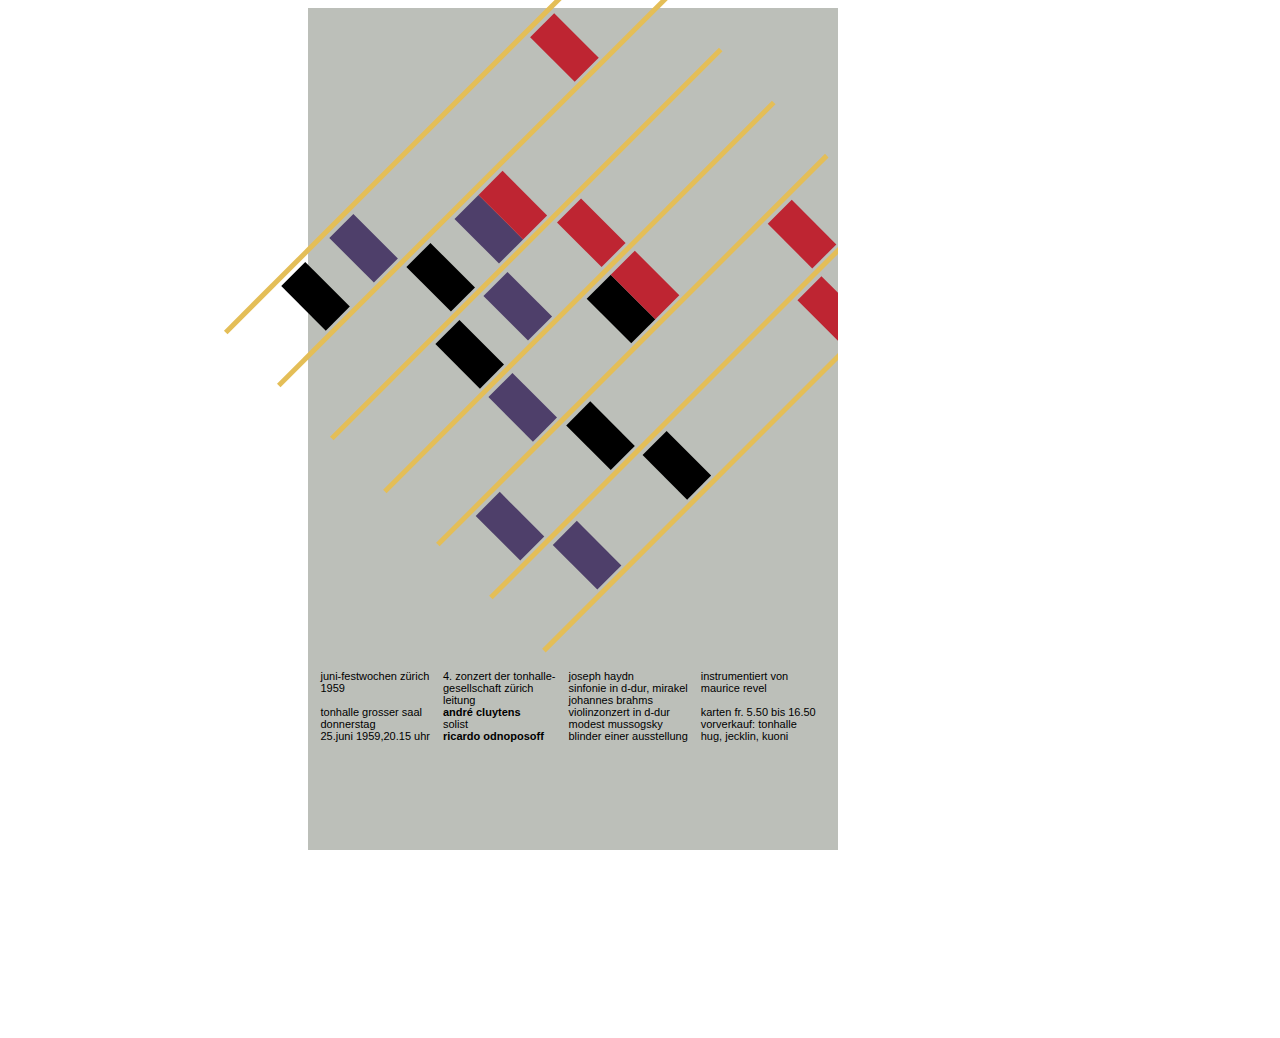
<file: project1/index.html>
<html>
    <head>
        <meta charset="utf-8">
        <meta http-equiv="X-UA-Compatible" content="IE=edge,chrome=1">
        <title>Zurich Tonhalle 1959</title>
        <meta name="description" content="">
        <meta name="viewport" content="width=device-width">
        <link rel="stylesheet" href="css/styles.css">
    </head>



<body>

<div class="margin1">
</div>

	

<div id="maincontainer">

		
		

				<div id="container">

							<div id="container2">

										<div id="container3">

											<div class="goldrectangle">
											</div>

											<div class="white1">
											</div>

											<div class="blackbox">
											</div>

											<div class="white2">
											</div>

											<div class="purplebox">
											</div>

											<div class="white3">
											</div>

											<div class="redbox">
											</div>

										</div>

										<div id="container3">

											<div class="goldrectangle">
											</div>

											<div class="white4">
											</div>

											<div class="blackbox">
											</div>

											<div class="white5">
											</div>

											<div class="purplebox">
											</div>

											<div class="white6">
											</div>

											<div class="redbox">
											</div>

										</div>

										<div id="container3">

											<div class="goldrectangle">
											</div>

											<div class="white7">
											</div>

											<div class="blackbox">
											</div>

											<div class="white8">
											</div>

											<div class="purplebox">
											</div>

											<div class="white9">
											</div>

											<div class="redbox">
											</div>

										</div>

										<div id="container3">

											<div class="goldrectangle">
											</div>

											<div class="white10">
											</div>

											<div class="purplebox">
											</div>

											<div class="white11">
											</div>

											<div class="blackbox">
											</div>

											<div class="white12">
											</div>

											<div class="redbox">
											</div>

										</div>

										<div id="container3">

											<div class="goldrectangle">
											</div>

											<div class="white13">
											</div>

											<div class="purplebox">
											</div>

											<div class="white14">
											</div>

											<div class="blackbox">
											</div>

											<div class="white15">
											</div>

											<div class="redbox">
											</div>

										</div>

											<div id="container3">

											<div class="goldrectangle">
											</div>

											<div class="white16">
											</div>

											<div class="purplebox">
											</div>

											<div class="white17">
											</div>

											<div class="blackbox">
											</div>

											<div class="white18">
											</div>

											<div class="redbox">
											</div>

											<div class="finalgoldrectangle">
											</div>

										</div>

							</div>

									
					<div id="container4">

							<div class="text1">

									<p>
									juni-festwochen zürich
									<br>
									1959
									<br></br>
									tonhalle grosser saal
									<br>
									donnerstag
									<br>
									25.juni 1959,20.15 uhr
									</p>

							</div>


							<div class="text2">

									<p> 
									4. zonzert der tonhalle-
									<br>
									gesellschaft zürich
									<br>
									leitung
									<br>
									<strong>andré cluytens</strong>
									<br>
									solist
									<br>
									<strong>ricardo odnoposoff</strong>
									</p>

							</div>


							<div class="text3">

									<p>
									joseph haydn
									<br>
									sinfonie in d-dur, mirakel
									<br>
									johannes brahms
									<br>
									violinzonzert in d-dur
									<br>
									modest mussogsky
									<br>
									blinder einer ausstellung
									</p>


							</div>


							<div class="text4">			

									<p>
									instrumentiert von
									<br>
									maurice revel
									<br></br>
									karten fr. 5.50 bis 16.50
									<br>
									vorverkauf: tonhalle
									<br>
									hug, jecklin, kuoni
									</p>	

							</div>	
					</div>		

				</div>

			</div>
			


		</div>



</div>		

<div class="margin2">
		</div>


</body>

</html>
</file>
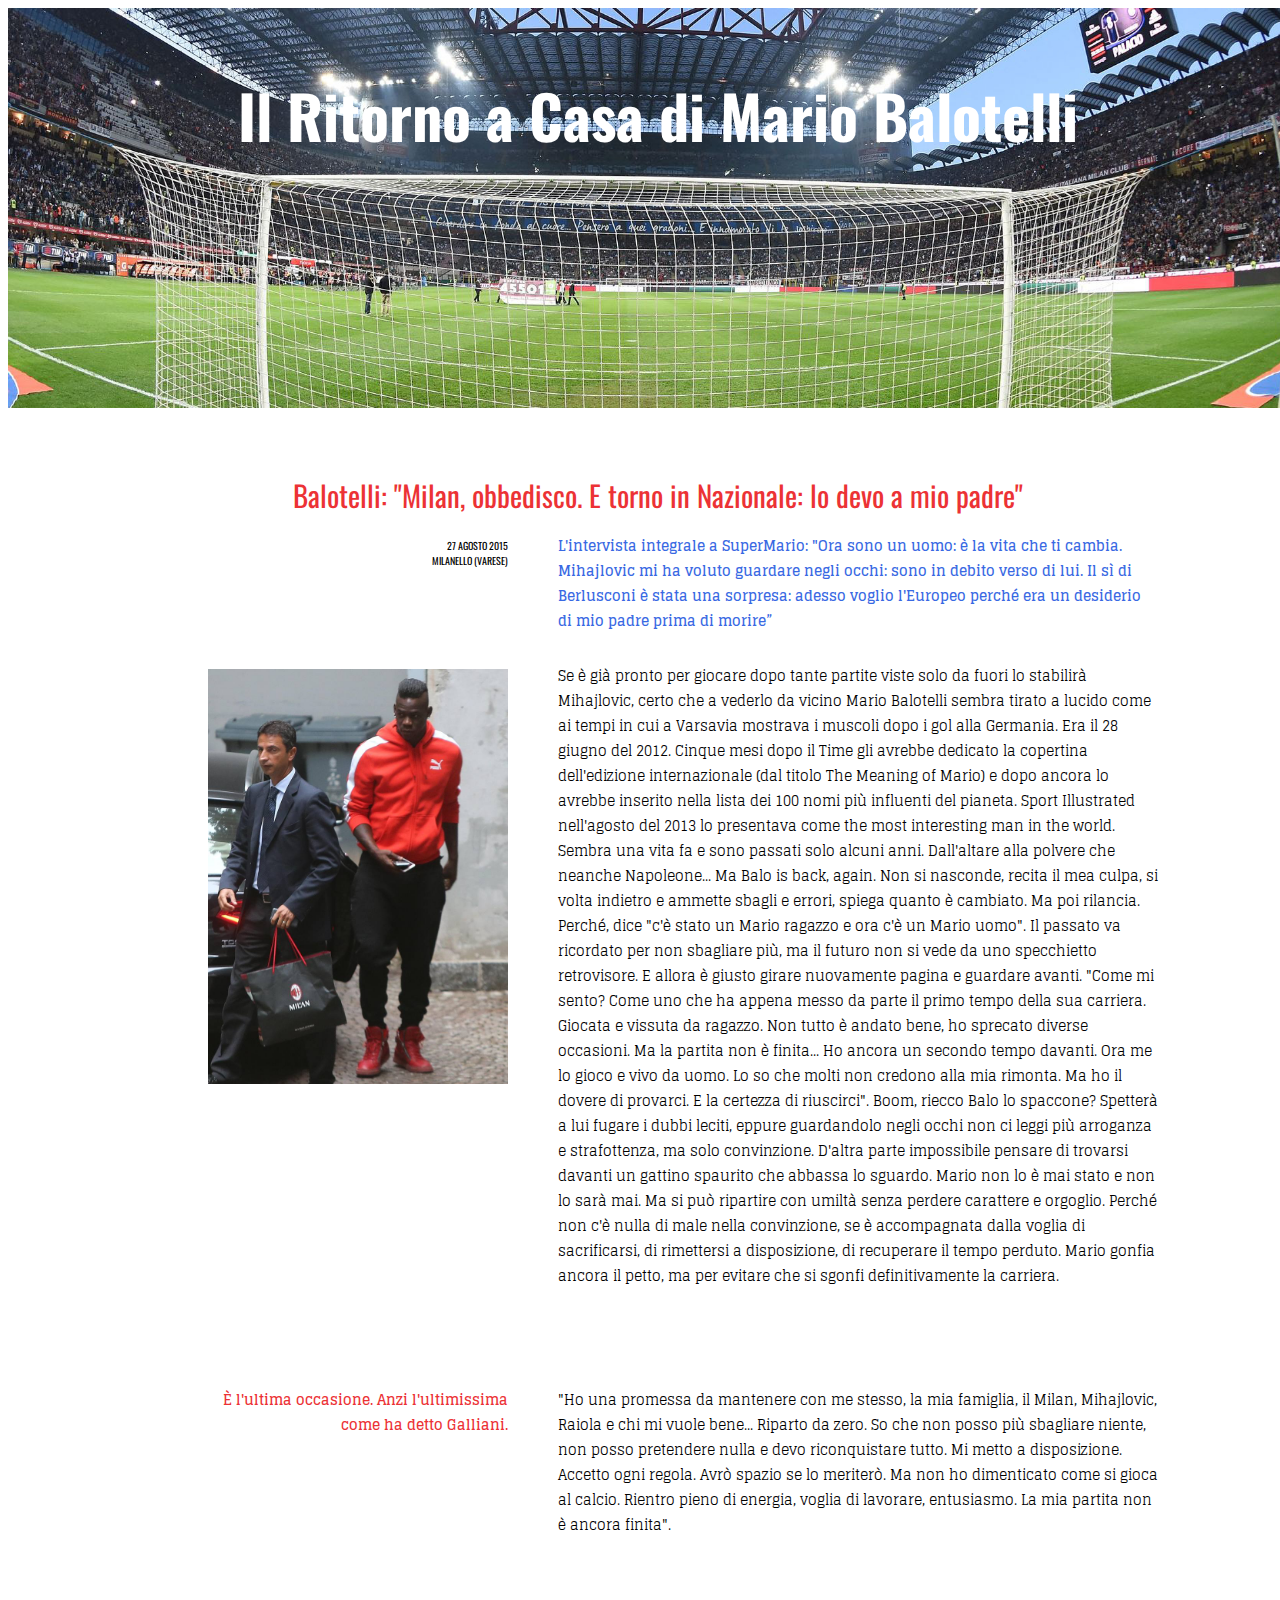
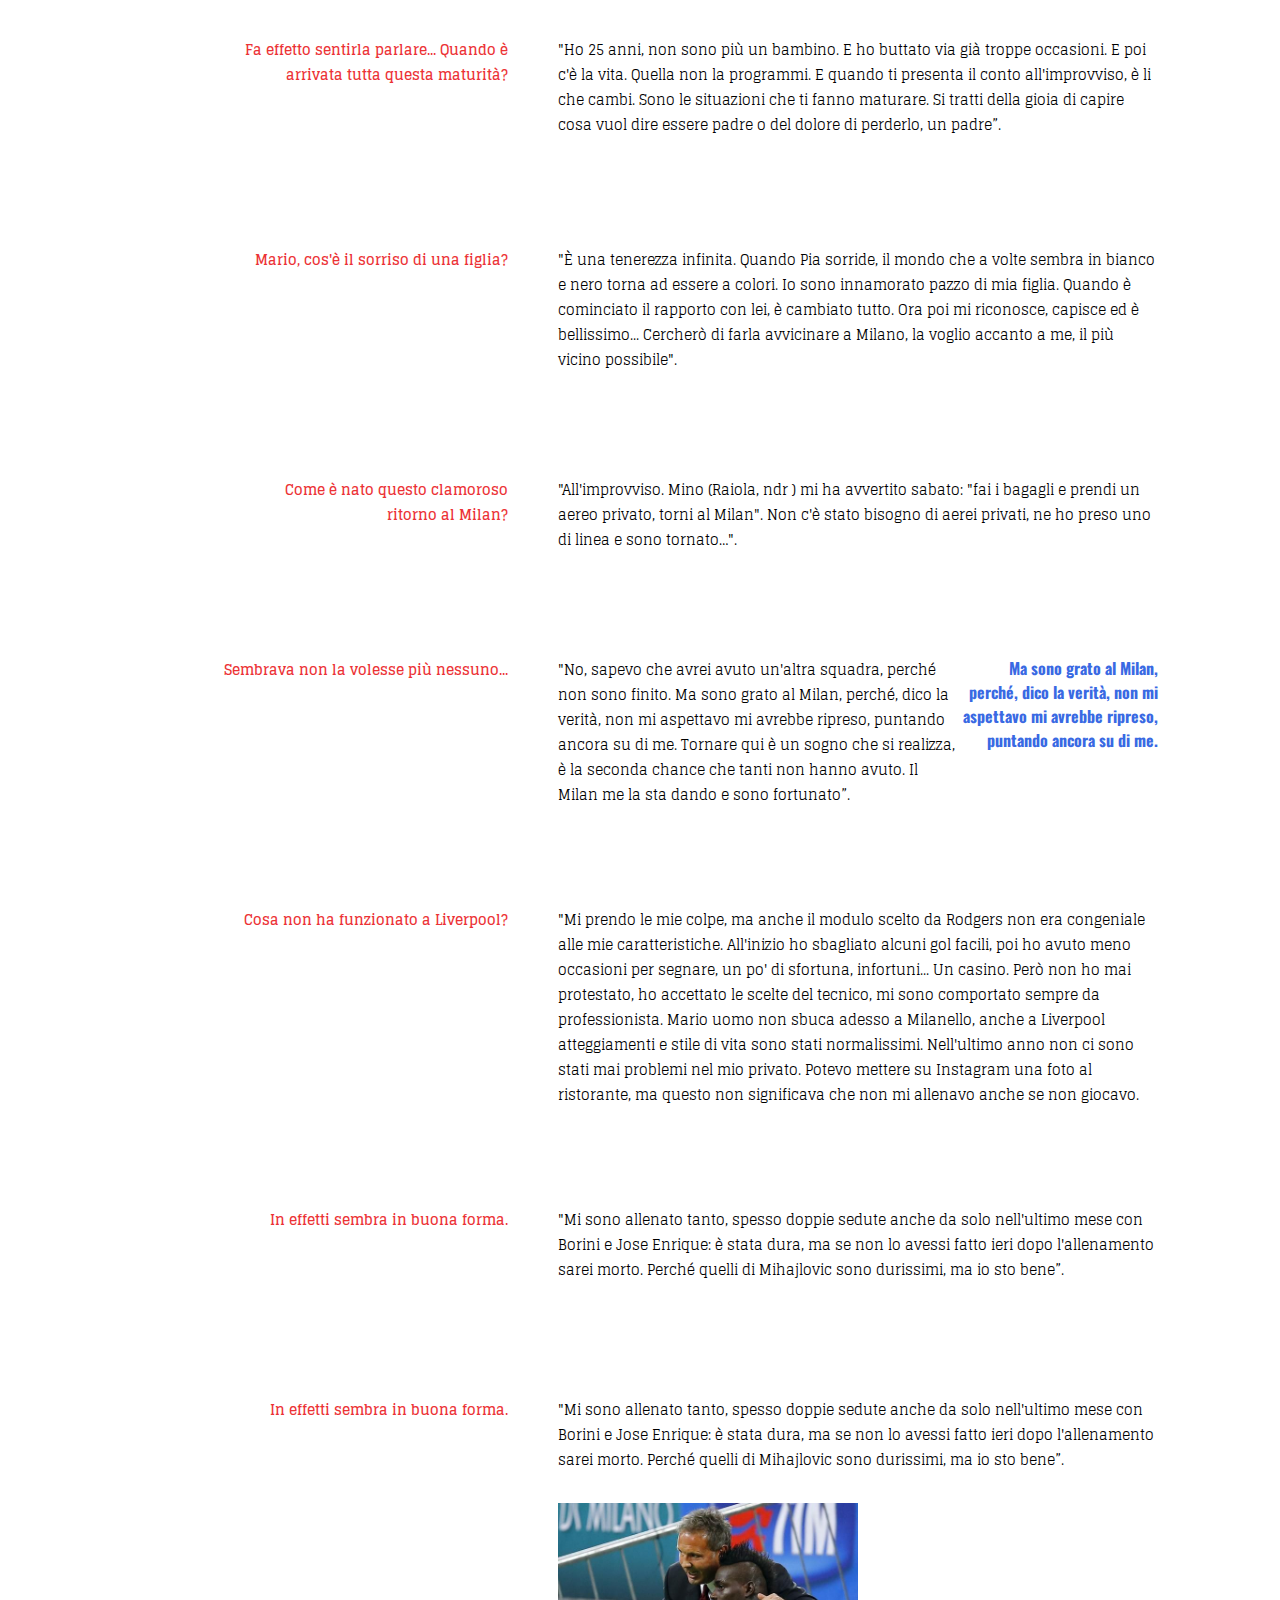
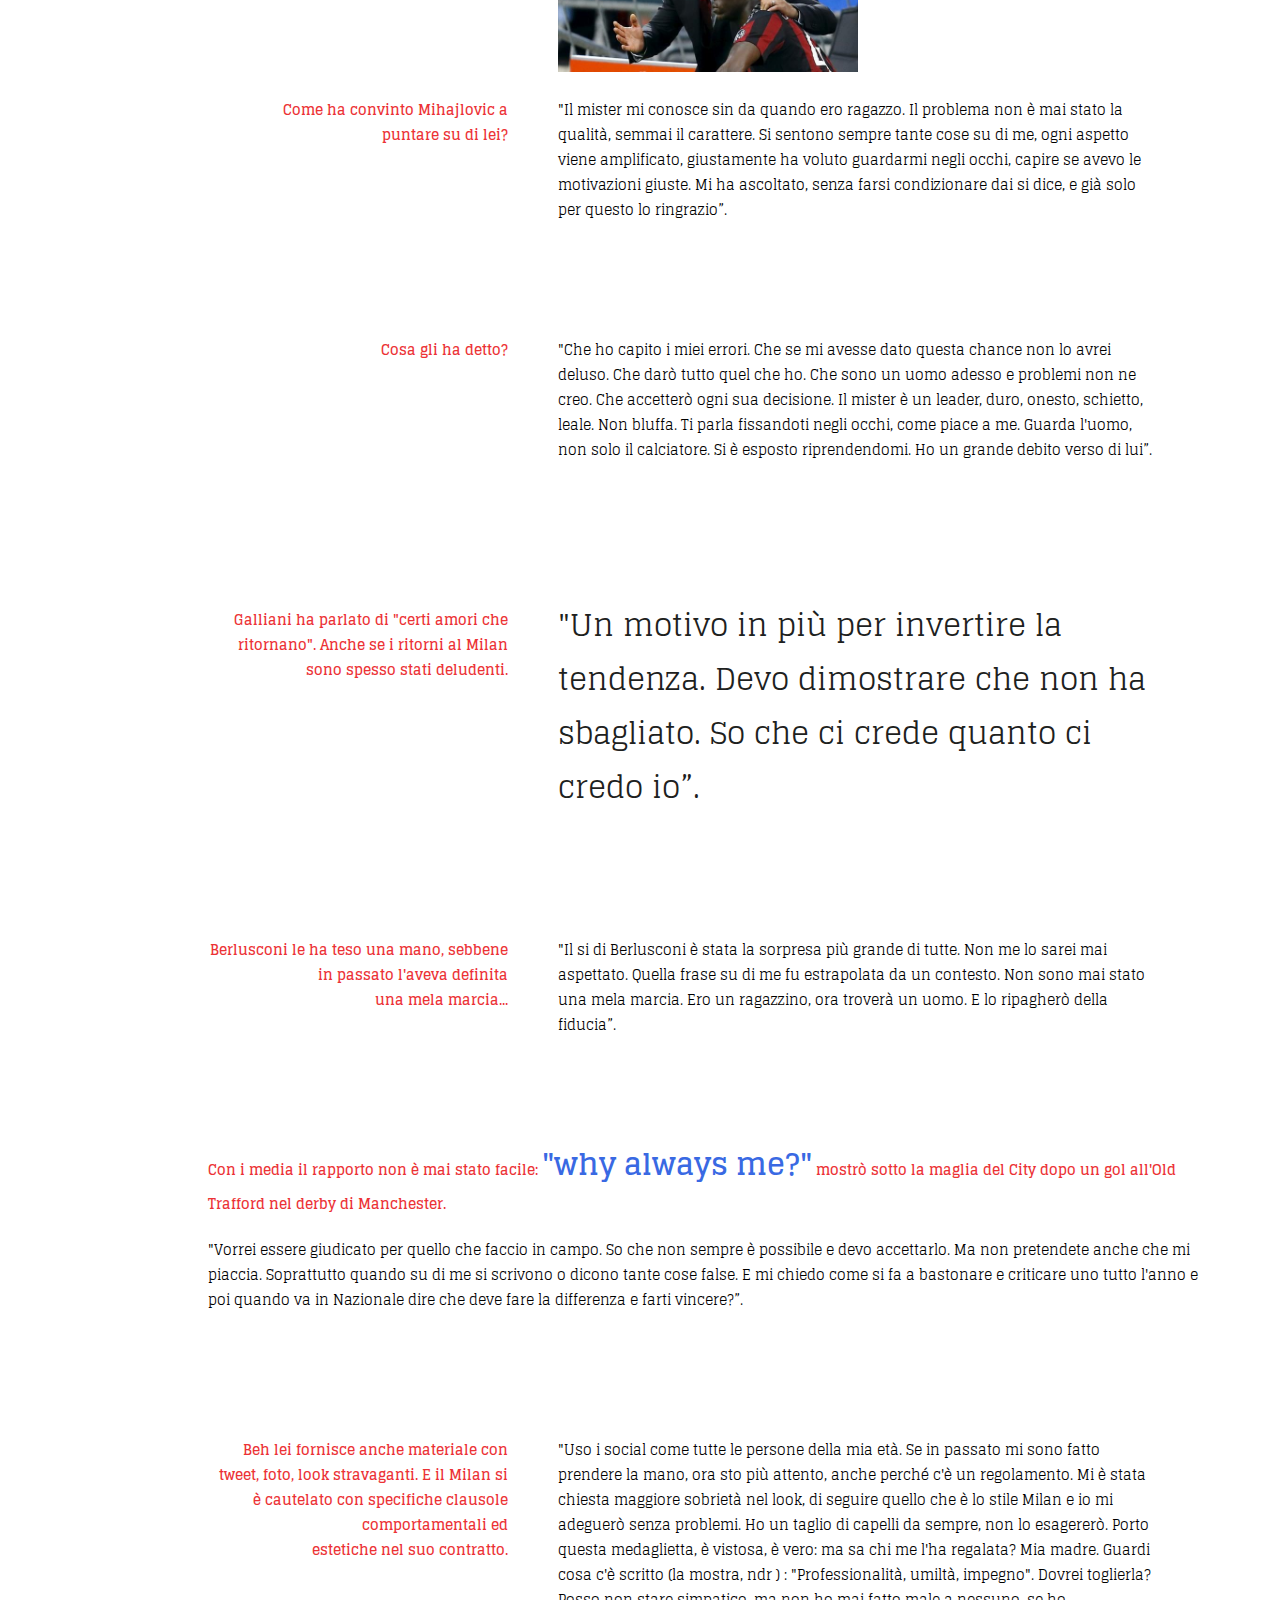
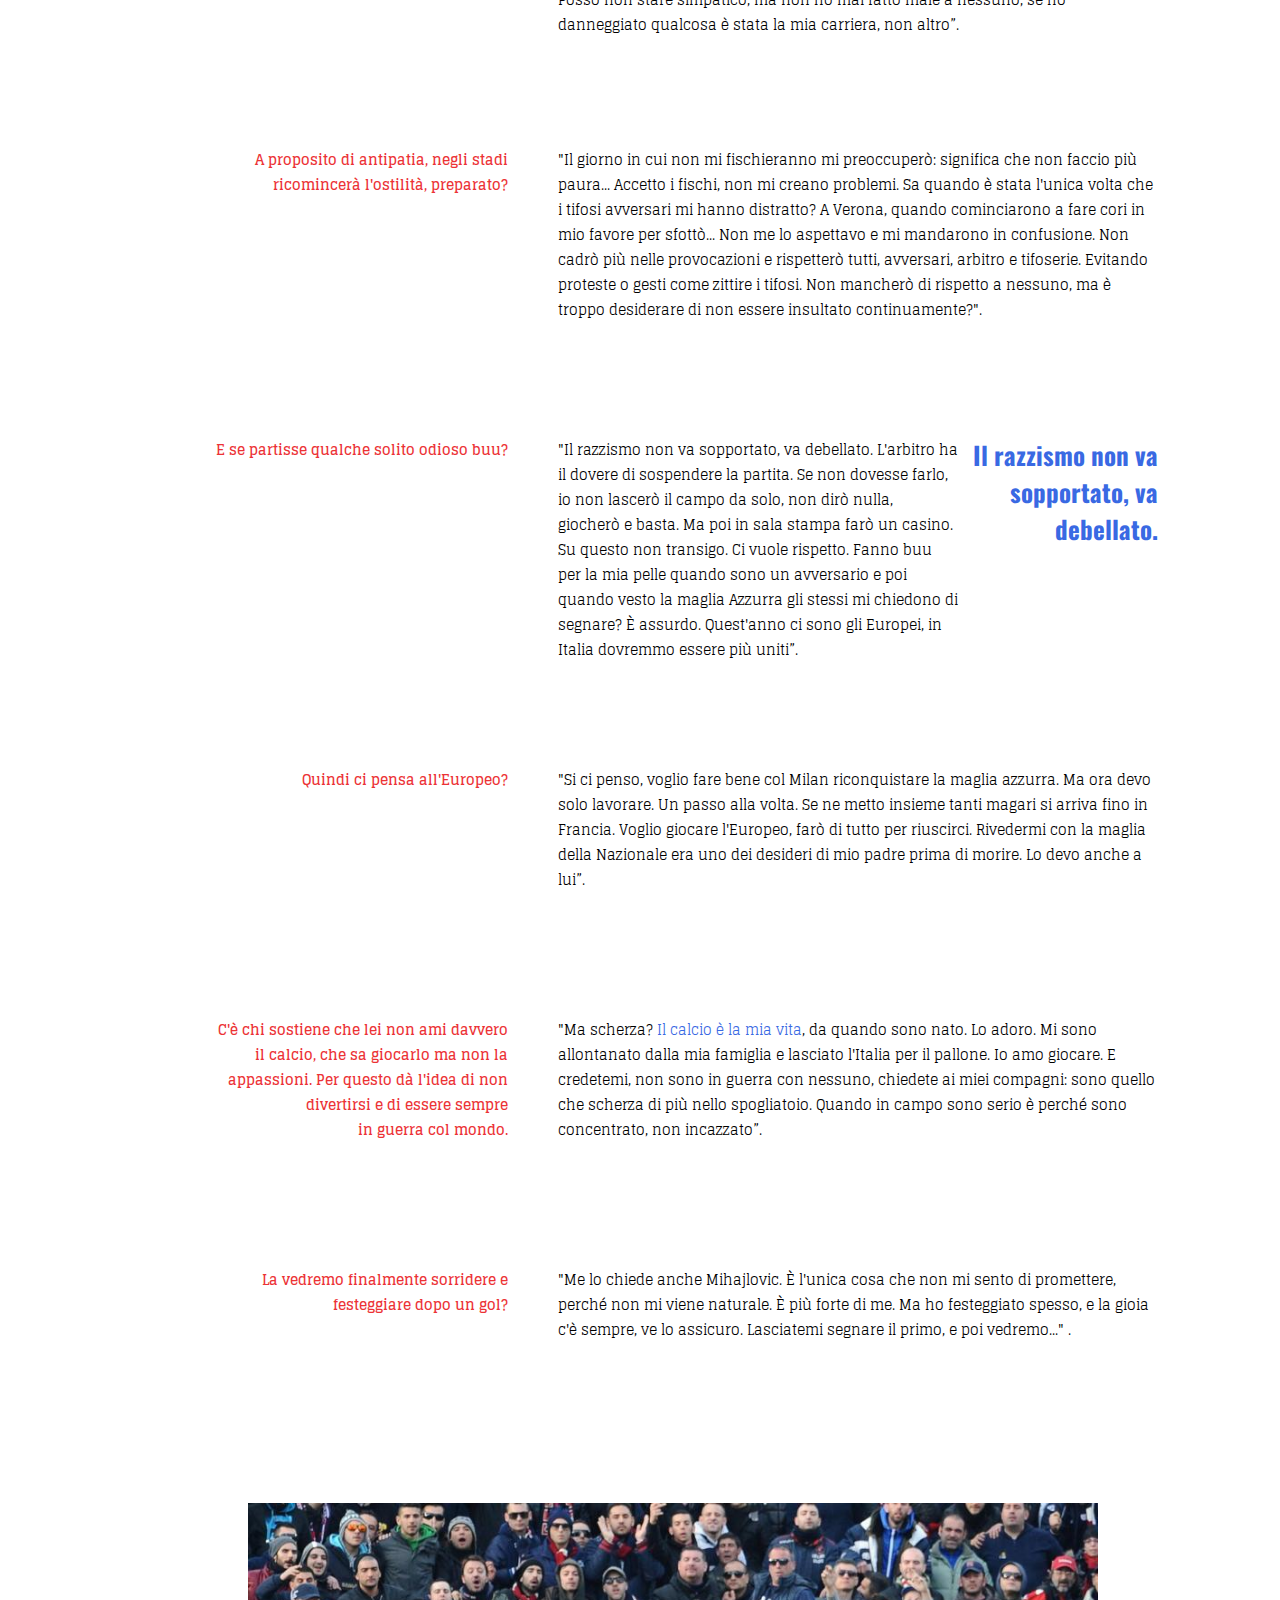
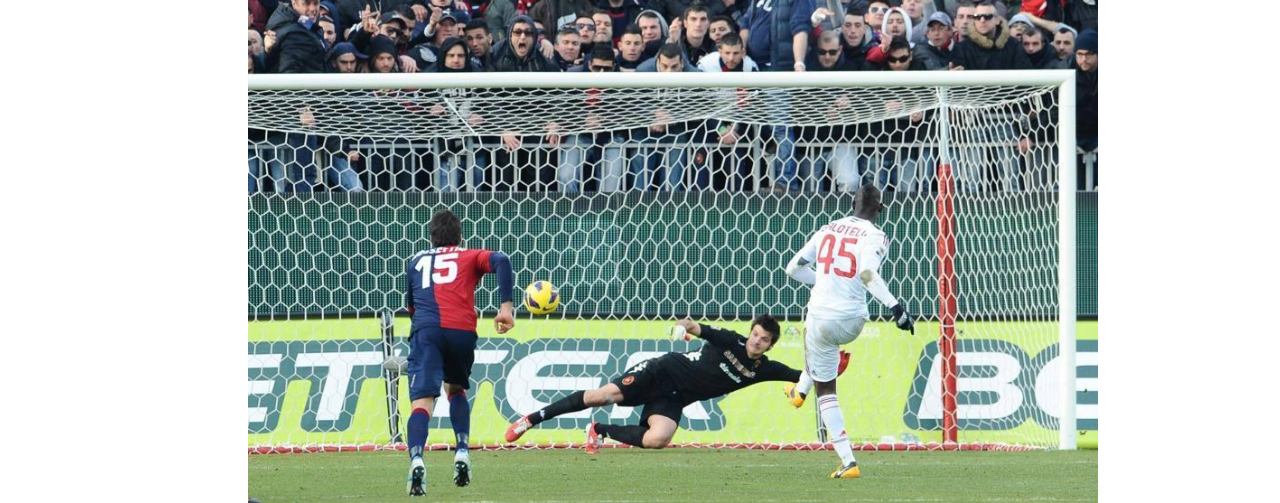
<file: project2/index.html>
<!DOCTYPE html>
<html>
    <head>
        <meta charset="utf-8">
        <meta http-equiv="X-UA-Compatible" content="IE=edge,chrome=1">
        <title>Balotelli Interview</title>
        <meta name="description" content="">
        <meta name="viewport" content="width=device-width">
       <link rel="stylesheet" href="css/styles.css">

		<link href='https://fonts.googleapis.com/css?family=Oswald' rel='stylesheet' type='text/css'>
		<link href='https://fonts.googleapis.com/css?family=Glegoo' rel='stylesheet' type='text/css'>

    </head>
    
    <body>

<div id="container">

		<div id="titleimage">



					<div id="whitespace">
					</div>

					<div id="title">
					<h1>
					Il Ritorno a Casa di Mario Balotelli
					</h1>
					</div>

					<div id="whitespace">
					</div>

		</div>

	<div id="break1">
	</div>


	<div id="intro">

		<div id="container_sottotitolo">

			<div id="edge1">
			</div>

			<div id="sottotitolo">
				Balotelli: "Milan, obbedisco. E torno in Nazionale: lo devo a mio padre"
			</div>

			<div id="edge1">
			</div>
		</div>

		<div id="container_sottotitolo2">

			<div id="edge1">
			</div>

			<div id="date">
			<br>
			<br>
			27 AGOSTO 2015 
			<br>
			MILANELLO (VARESE)
			</div>

			<div id="whitespace1">
			</div>

			<div id="sottotitolo2">
			<p>
			L'intervista integrale a SuperMario: "Ora sono un uomo: è la vita che ti cambia. Mihajlovic mi ha voluto guardare negli occhi: sono in debito verso di lui. Il sì di Berlusconi è stata una sorpresa: adesso voglio l'Europeo perché era un desiderio di mio padre prima di morire” 
			</p>
			</div>




	</div>

			<div id="edge1">
			</div>

			<div id="introimage">
			</div>

			<div id="whitespace1">
			</div>

			<div id="introtext">
					<p>
					Se è già pronto per giocare dopo tante partite viste solo da fuori lo stabilirà Mihajlovic, certo che a vederlo da vicino Mario Balotelli sembra tirato a lucido come ai tempi in cui a Varsavia mostrava i muscoli dopo i gol alla Germania. Era il 28 giugno del 2012. Cinque mesi dopo il Time gli avrebbe dedicato la copertina dell'edizione internazionale (dal titolo The Meaning of Mario) e dopo ancora lo avrebbe inserito nella lista dei 100 nomi più influenti del pianeta. Sport Illustrated nell'agosto del 2013 lo presentava come the most interesting man in the world. Sembra una vita fa e sono passati solo alcuni anni. Dall'altare alla polvere che neanche Napoleone... Ma Balo is back, again. Non si nasconde, recita il mea culpa, si volta indietro e ammette sbagli e errori, spiega quanto è cambiato. Ma poi rilancia. Perché, dice "c'è stato un Mario ragazzo e ora c'è un Mario uomo". Il passato va ricordato per non sbagliare più, ma il futuro non si vede da uno specchietto retrovisore. E allora è giusto girare nuovamente pagina e guardare avanti. "Come mi sento? Come uno che ha appena messo da parte il primo tempo della sua carriera. Giocata e vissuta da ragazzo. Non tutto è andato bene, ho sprecato diverse occasioni. Ma la partita non è finita... Ho ancora un secondo tempo davanti. Ora me lo gioco e vivo da uomo. Lo so che molti non credono alla mia rimonta. Ma ho il dovere di provarci. E la certezza di riuscirci". Boom, riecco Balo lo spaccone? Spetterà a lui fugare i dubbi leciti, eppure guardandolo negli occhi non ci leggi più arroganza e strafottenza, ma solo convinzione. D'altra parte impossibile pensare di trovarsi davanti un gattino spaurito che abbassa lo sguardo. Mario non lo è mai stato e non lo sarà mai. Ma si può ripartire con umiltà senza perdere carattere e orgoglio. Perché non c'è nulla di male nella convinzione, se è accompagnata dalla voglia di sacrificarsi, di rimettersi a disposizione, di recuperare il tempo perduto. Mario gonfia ancora il petto, ma per evitare che si sgonfi definitivamente la carriera.
					</p>
			</div>

			<div id="edge1">
			</div>

	</div>


	<div id="question2_container">


		<div id="edge1">
		</div>

		<div id="question1">
		<h3>
		È l'ultima occasione. Anzi l'ultimissima come ha detto Galliani.
		</h3>
		</div>

		<div id="whitespace1">
			</div>

		<div id="answer1">
		<p>
		"Ho una promessa da mantenere con me stesso, la mia famiglia, il Milan, Mihajlovic, Raiola e chi mi vuole bene... Riparto da zero. So che non posso più sbagliare niente, non posso pretendere nulla e devo riconquistare tutto. Mi metto a disposizione. Accetto ogni regola. Avrò spazio se lo meriterò. Ma non ho dimenticato come si gioca al calcio. Rientro pieno di energia, voglia di lavorare, entusiasmo. La mia partita non è ancora finita".
		</p>
		</div>



	</div>


	<div id="question9_container">



		<div id="edge1">
		</div>

		<div id="question1">
		<h3>
		Fa effetto sentirla parlare... Quando è arrivata tutta questa maturità?
		</h3>
		</div>

		<div id="whitespace1">
			</div>

		<div id="answer1">
		<p>
		"Ho 25 anni, non sono più un bambino. E ho buttato via già troppe occasioni. E poi c'è la vita. Quella non la programmi. E quando ti presenta il conto all'improvviso, è li che cambi. Sono le situazioni che ti fanno maturare. Si tratti della gioia di capire cosa vuol dire essere padre o del dolore di perderlo, un padre”.
		</p>
		</div>

	</div>


	<div id="question3_container">



		<div id="edge1">
		</div>

		<div id="question1">
		<h3>
		Mario, cos'è il sorriso di una figlia?
		</h3>
		</div>

		<div id="whitespace1">
			</div>

		<div id="answer1">
		<p>
		"È una tenerezza infinita. Quando Pia sorride, il mondo che a volte sembra in bianco e nero torna ad essere a colori. Io sono innamorato pazzo di mia figlia. Quando è cominciato il rapporto con lei, è cambiato tutto. Ora poi mi riconosce, capisce ed è bellissimo... Cercherò di farla avvicinare a Milano, la voglio accanto a me, il più vicino possibile".
		</p>
		</div>

	</div>

	<div id="question4_container">



		<div id="edge1">
		</div>

		<div id="question1">
		<h3>
		Come è nato questo clamoroso <br> ritorno al Milan?
		</h3>
		</div>

		<div id="whitespace1">
			</div>

		<div id="answer1">
		<p>
		"All'improvviso. Mino (Raiola, ndr ) mi ha avvertito sabato: "fai i bagagli e prendi un aereo privato, torni al Milan". Non c'è stato bisogno di aerei privati, ne ho preso uno di linea e sono tornato…".
		</p>
		</div>

	</div>

	<div id="question5_container">

		<div id="edge1">
		</div>

		<div id="question1">
		<h3>
		Sembrava non la volesse più nessuno...
		</h3>
		</div>

		<div id="whitespace1">
			</div>

		<div id="answer5">
		<p>
		"No, sapevo che avrei avuto un'altra squadra, perché non sono finito. Ma sono grato al Milan, perché, dico la verità, non mi aspettavo mi avrebbe ripreso, puntando ancora su di me. Tornare qui è un sogno che si realizza, è la seconda chance che tanti non hanno avuto. Il Milan me la sta dando e sono fortunato”.
		</p>
		</div>

		<div id="callout">
		<h2 style='text-align: right'>
		Ma sono grato al Milan, perché, dico la verità, non mi aspettavo mi avrebbe ripreso, puntando ancora su di me. 
		</h2>
		</div>

	</div>

	<div id="question6_container">



		<div id="edge1">
		</div>

		<div id="question1">
		<h3>
		Cosa non ha funzionato a Liverpool?
		</h3>
		</div>

		<div id="whitespace1">
			</div>

		<div id="answer1">
		<p>
		"Mi prendo le mie colpe, ma anche il modulo scelto da Rodgers non era congeniale alle mie caratteristiche. All'inizio ho sbagliato alcuni gol facili, poi ho avuto meno occasioni per segnare, un po' di sfortuna, infortuni... Un casino. Però non ho mai protestato, ho accettato le scelte del tecnico, mi sono comportato sempre da professionista. Mario uomo non sbuca adesso a Milanello, anche a Liverpool atteggiamenti e stile di vita sono stati normalissimi. Nell'ultimo anno non ci sono stati mai problemi nel mio privato. Potevo mettere su Instagram una foto al ristorante, ma questo non significava che non mi allenavo anche se non giocavo.
		</p>
		</div>

	</div>


	<div id="question8_container">


		<div id="edge1">
		</div>

		<div id="question1">
		<h3>
		In effetti sembra in buona forma.
		</h3>
		</div>

		<div id="whitespace1">
			</div>

		<div id="answer1">
		<p>
		"Mi sono allenato tanto, spesso doppie sedute anche da solo nell'ultimo mese con Borini e Jose Enrique: è stata dura, ma se non lo avessi fatto ieri dopo l'allenamento sarei morto. Perché quelli di Mihajlovic sono durissimi, ma io sto bene”.
		</p>
		</div>

	</div>


	<div id="question7_container">


		<div id="edge1">
		</div>

		<div id="question1">
		<h3>
		In effetti sembra in buona forma.
		</h3>
		</div>

		<div id="whitespace1">
			</div>

		<div id="answer1">
		<p>
		"Mi sono allenato tanto, spesso doppie sedute anche da solo nell'ultimo mese con Borini e Jose Enrique: è stata dura, ma se non lo avessi fatto ieri dopo l'allenamento sarei morto. Perché quelli di Mihajlovic sono durissimi, ma io sto bene”.
		</p>
		</div>

	</div>

	<div id="breakimagecontainer">

		<div id="edge1">
		</div>

			<div id="whitespace3">
			</div>

		<div id="whitespace1">
			</div>

		<div id="breakimage1">
		</div>

	</div>


	<div id="question10_container">


		<div id="edge1">
		</div>

		<div id="question1">
		<h3>
		Come ha convinto Mihajlovic a <br> puntare su di lei?
		</h3>
		</div>

		<div id="whitespace1">
			</div>

		<div id="answer1">
		<p>
		"Il mister mi conosce sin da quando ero ragazzo. Il problema non è mai stato la qualità, semmai il carattere. Si sentono sempre tante cose su di me, ogni aspetto viene amplificato, giustamente ha voluto guardarmi negli occhi, capire se avevo le motivazioni giuste. Mi ha ascoltato, senza farsi condizionare dai si dice, e già solo per questo lo ringrazio”.
		</p>
		</div>

	</div>

	<div id="question11_container">


		<div id="edge1">
		</div>

		<div id="question1">
		<h3>
		Cosa gli ha detto?
		</h3>
		</div>

		<div id="whitespace1">
			</div>

		<div id="answer1">
		<p>
		"Che ho capito i miei errori. Che se mi avesse dato questa chance non lo avrei deluso. Che darò tutto quel che ho. Che sono un uomo adesso e problemi non ne creo. Che accetterò ogni sua decisione. Il mister è un leader, duro, onesto, schietto, leale. Non bluffa. Ti parla fissandoti negli occhi, come piace a me. Guarda l'uomo, non solo il calciatore. Si è esposto riprendendomi. Ho un grande debito verso di lui”.
		</p>
		</div>

	</div>

	<div id="question12_container">


		<div id="edge1">
		</div>

		<div id="question1">
		<h3>
		Galliani ha parlato di "certi amori che ritornano". Anche se i ritorni al Milan sono spesso stati deludenti.
		</h3>
		</div>

		<div id="whitespace1">
			</div>

		<div id="answer1">
		<p style="font-family:'Glegoo'; color: #1D2120; font-size: 30px; margin-top: 5px;">
		"Un motivo in più per invertire la tendenza. Devo dimostrare che non ha sbagliato. So che ci crede quanto ci credo io”.
		</p>
		</div>

	</div>

	<div id="question1_container">


		<div id="edge1">
		</div>

		<div id="question1">
		<h3>
		Berlusconi le ha teso una mano, sebbene in passato l'aveva definita <br> una mela marcia...
		</h3>
		</div>

		<div id="whitespace1">
			</div>

		<div id="answer1">
		<p>
		"Il si di Berlusconi è stata la sorpresa più grande di tutte. Non me lo sarei mai aspettato. Quella frase su di me fu estrapolata da un contesto. Non sono mai stato una mela marcia. Ero un ragazzino, ora troverà un uomo. E lo ripagherò della fiducia”.
		</p>
		</div>

	</div>

	<div id="question13_container">


		<div id="edge1">
		</div>

		<div id="question13">
		<h3 style="text-align:left">
		Con i media il rapporto non è mai stato facile: <span style="bold; color: #3969E3; font-size: 30px;">"why always me?"</span> mostrò sotto la maglia del City dopo un gol all'Old Trafford nel derby di Manchester.
		</h3>
		</div>

		<div id="edge1">
		</div>

			<div id="whitespace2">
			</div>

		<div id="edge1">
		</div>

		<div id="answer13">
		<p>
		"Vorrei essere giudicato per quello che faccio in campo. So che non sempre è possibile e devo accettarlo. Ma non pretendete anche che mi piaccia. Soprattutto quando su di me si scrivono o dicono tante cose false. E mi chiedo come si fa a bastonare e criticare uno tutto l'anno e poi quando va in Nazionale dire che deve fare la differenza e farti vincere?”.
		</p>
		</div>

		<div id="edge1">
		</div>

	</div>

<div id="break1">
	</div>


	<div id="question14_container">


		<div id="edge1">
		</div>

		<div id="question1">
		<h3>
		Beh lei fornisce anche materiale con tweet, foto, look stravaganti. E il Milan si è cautelato con specifiche clausole comportamentali ed <br> estetiche nel suo contratto.
		</h3>
		</div>

		<div id="whitespace1">
			</div>

		<div id="answer1">
		<p>
		"Uso i social come tutte le persone della mia età. Se in passato mi sono fatto prendere la mano, ora sto più attento, anche perché c'è un regolamento. Mi è stata chiesta maggiore sobrietà nel look, di seguire quello che è lo stile Milan e io mi adeguerò senza problemi. Ho un taglio di capelli da sempre, non lo esagererò. Porto questa medaglietta, è vistosa, è vero: ma sa chi me l'ha regalata? Mia madre. Guardi cosa c'è scritto (la mostra, ndr ) : "Professionalità, umiltà, impegno". Dovrei toglierla? Posso non stare simpatico, ma non ho mai fatto male a nessuno, se ho danneggiato qualcosa è stata la mia carriera, non altro”.
		</p>
		</div>

	</div>

	<div id="question15_container">


		<div id="edge1">
		</div>

		<div id="question1">
		<h3>
		A proposito di antipatia, negli stadi ricomincerà l'ostilità, preparato?
		</h3>
		</div>

		<div id="whitespace1">
			</div>

		<div id="answer1">
		<p>
		"Il giorno in cui non mi fischieranno mi preoccuperò: significa che non faccio più paura... Accetto i fischi, non mi creano problemi. Sa quando è stata l'unica volta che i tifosi avversari mi hanno distratto? A Verona, quando cominciarono a fare cori in mio favore per sfottò... Non me lo aspettavo e mi mandarono in confusione. Non cadrò più nelle provocazioni e rispetterò tutti, avversari, arbitro e tifoserie. Evitando proteste o gesti come zittire i tifosi. Non mancherò di rispetto a nessuno, ma è troppo desiderare di non essere insultato continuamente?".
		</p>
		</div>

	</div>

	<div id="question16_container">

		<div id="edge1">
		</div>

		<div id="question1">
		<h3>
		E se partisse qualche solito odioso buu?
		</h3>
		</div>

		<div id="whitespace1">
			</div>

		<div id="answer5">
		<p>
		"Il razzismo non va sopportato, va debellato. L'arbitro ha il dovere di sospendere la partita. Se non dovesse farlo, io non lascerò il campo da solo, non dirò nulla, giocherò e basta. Ma poi in sala stampa farò un casino. Su questo non transigo. Ci vuole rispetto. Fanno buu per la mia pelle quando sono un avversario e poi quando vesto la maglia Azzurra gli stessi mi chiedono di segnare? È assurdo. Quest'anno ci sono gli Europei, in Italia dovremmo essere più uniti”.
		</p>
		</div>

		<div id="callout">
		<h2 style='text-align: right; font-size: 25px; margin-top: 13px;'>
		Il razzismo non va sopportato, va debellato.
		</h2>
		</div>

	</div>

	<div id="question5_container">


		<div id="edge1">
		</div>

		<div id="question1">
		<h3>
		Quindi ci pensa all'Europeo?
		</h3>
		</div>

		<div id="whitespace1">
			</div>

		<div id="answer1">
		<p>
		"Si ci penso, voglio fare bene col Milan riconquistare la maglia azzurra. Ma ora devo solo lavorare. Un passo alla volta. Se ne metto insieme tanti magari si arriva fino in Francia. Voglio giocare l'Europeo, farò di tutto per riuscirci. Rivedermi con la maglia della Nazionale era uno dei desideri di mio padre prima di morire. Lo devo anche a lui”.
		</p>
		</div>

	</div>

	<div id="question5_container">


		<div id="edge1">
		</div>

		<div id="question1">
		<h3>
		C'è chi sostiene che lei non ami davvero il calcio, che sa giocarlo ma non la appassioni. Per questo dà l'idea di non divertirsi e di essere sempre <br> in guerra col mondo.
		</h3>
		</div>

		<div id="whitespace1">
			</div>

		<div id="answer1">
		<p>
		"Ma scherza? <span style="color: #3969E3">Il calcio è la mia vita</span>, da quando sono nato. Lo adoro. Mi sono allontanato dalla mia famiglia e lasciato l'Italia per il pallone. Io amo giocare. E credetemi, non sono in guerra con nessuno, chiedete ai miei compagni: sono quello che scherza di più nello spogliatoio. Quando in campo sono serio è perché sono concentrato, non incazzato”.
		</p>
		</div>

	</div>

	<div id="question5_container">


		<div id="edge1">
		</div>

		<div id="question1">
		<h3>
		La vedremo finalmente sorridere e festeggiare dopo un gol?
		</h3>
		</div>

		<div id="whitespace1">
			</div>

		<div id="answer1">
		<p>
		"Me lo chiede anche Mihajlovic. È l'unica cosa che non mi sento di promettere, perché non mi viene naturale. È più forte di me. Ma ho festeggiato spesso, e la gioia c'è sempre, ve lo assicuro. Lasciatemi segnare il primo, e poi vedremo..." .
		</p>
		</div>

	</div>


	<div id="finalimagecontainer">

		<div id="edgefinal">
		</div>

		<div id="finalimage">
		</div>

	</div>








</div>




    </body>
    
</html>
</file>
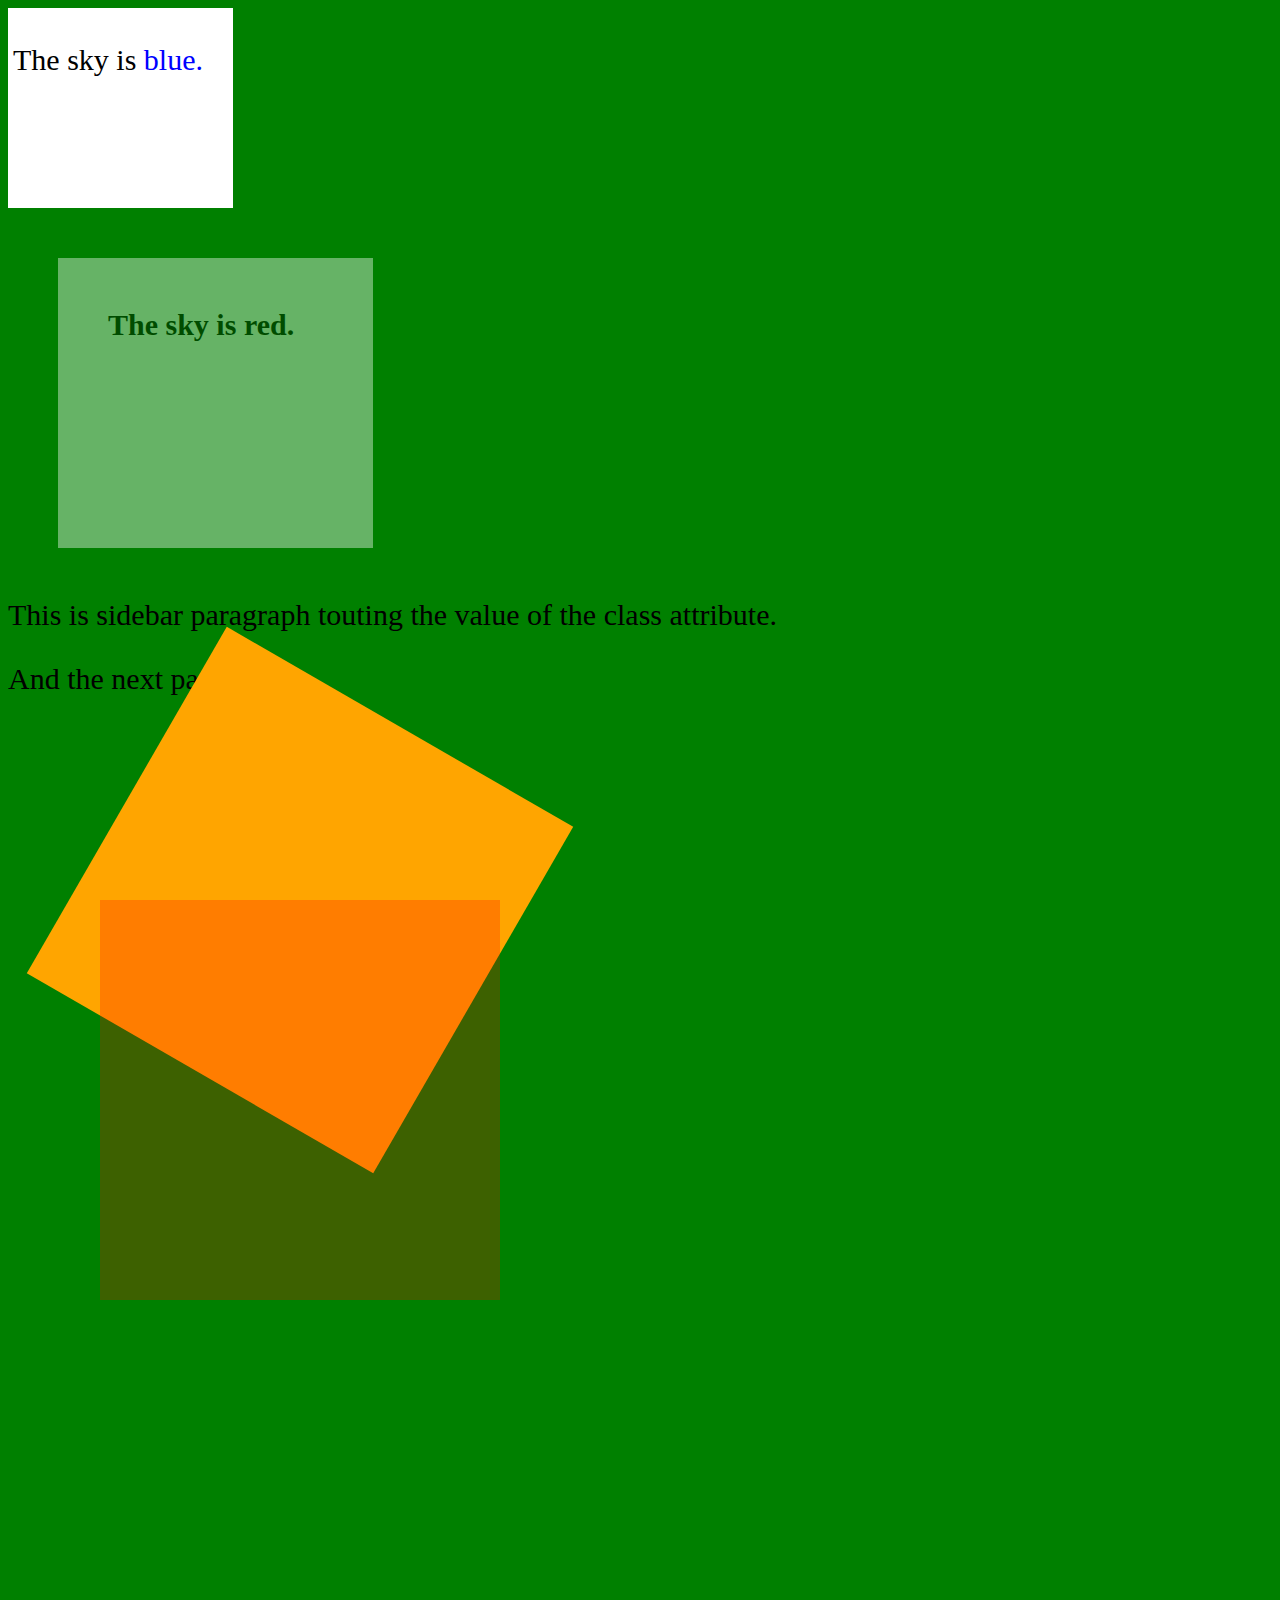
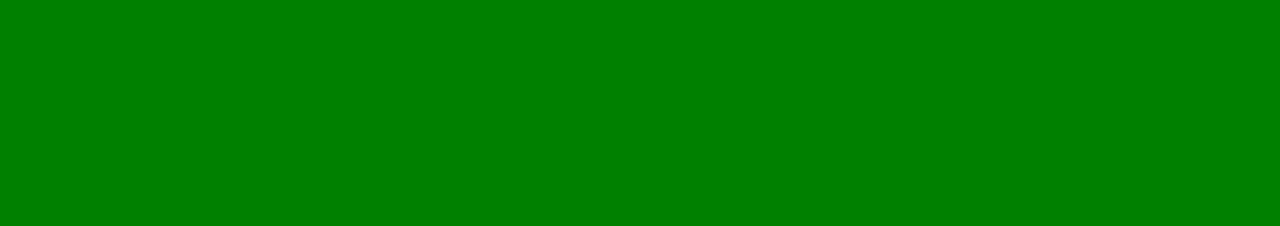
<file: CodeExamples/example-0/index.html>
<!DOCTYPE html>
<html>
    <head>
        <meta charset="utf-8">
        <meta http-equiv="X-UA-Compatible" content="IE=edge,chrome=1">
        <title></title>
        <meta name="description" content="">
        <meta name="viewport" content="width=device-width">
       <link rel="stylesheet" href="css/styles.css">
    </head>
    
    <body>

        <div id="container">
               <p> The sky is <span id="hello"> blue.</span></p>
        </div>


        <div id="container2">
                The sky is red.
        </div>


        <p class="sidebar">
                This is sidebar paragraph touting the value of the class attribute.
        </p>


        <p class="sidebar">
                And the next paragraph.
        </p>

        <div id="orangebox"> </div>
        
        <div id="redbox"> </div>

         <div id="pinkbox"> </div>


    </body>
    
</html>
</file>
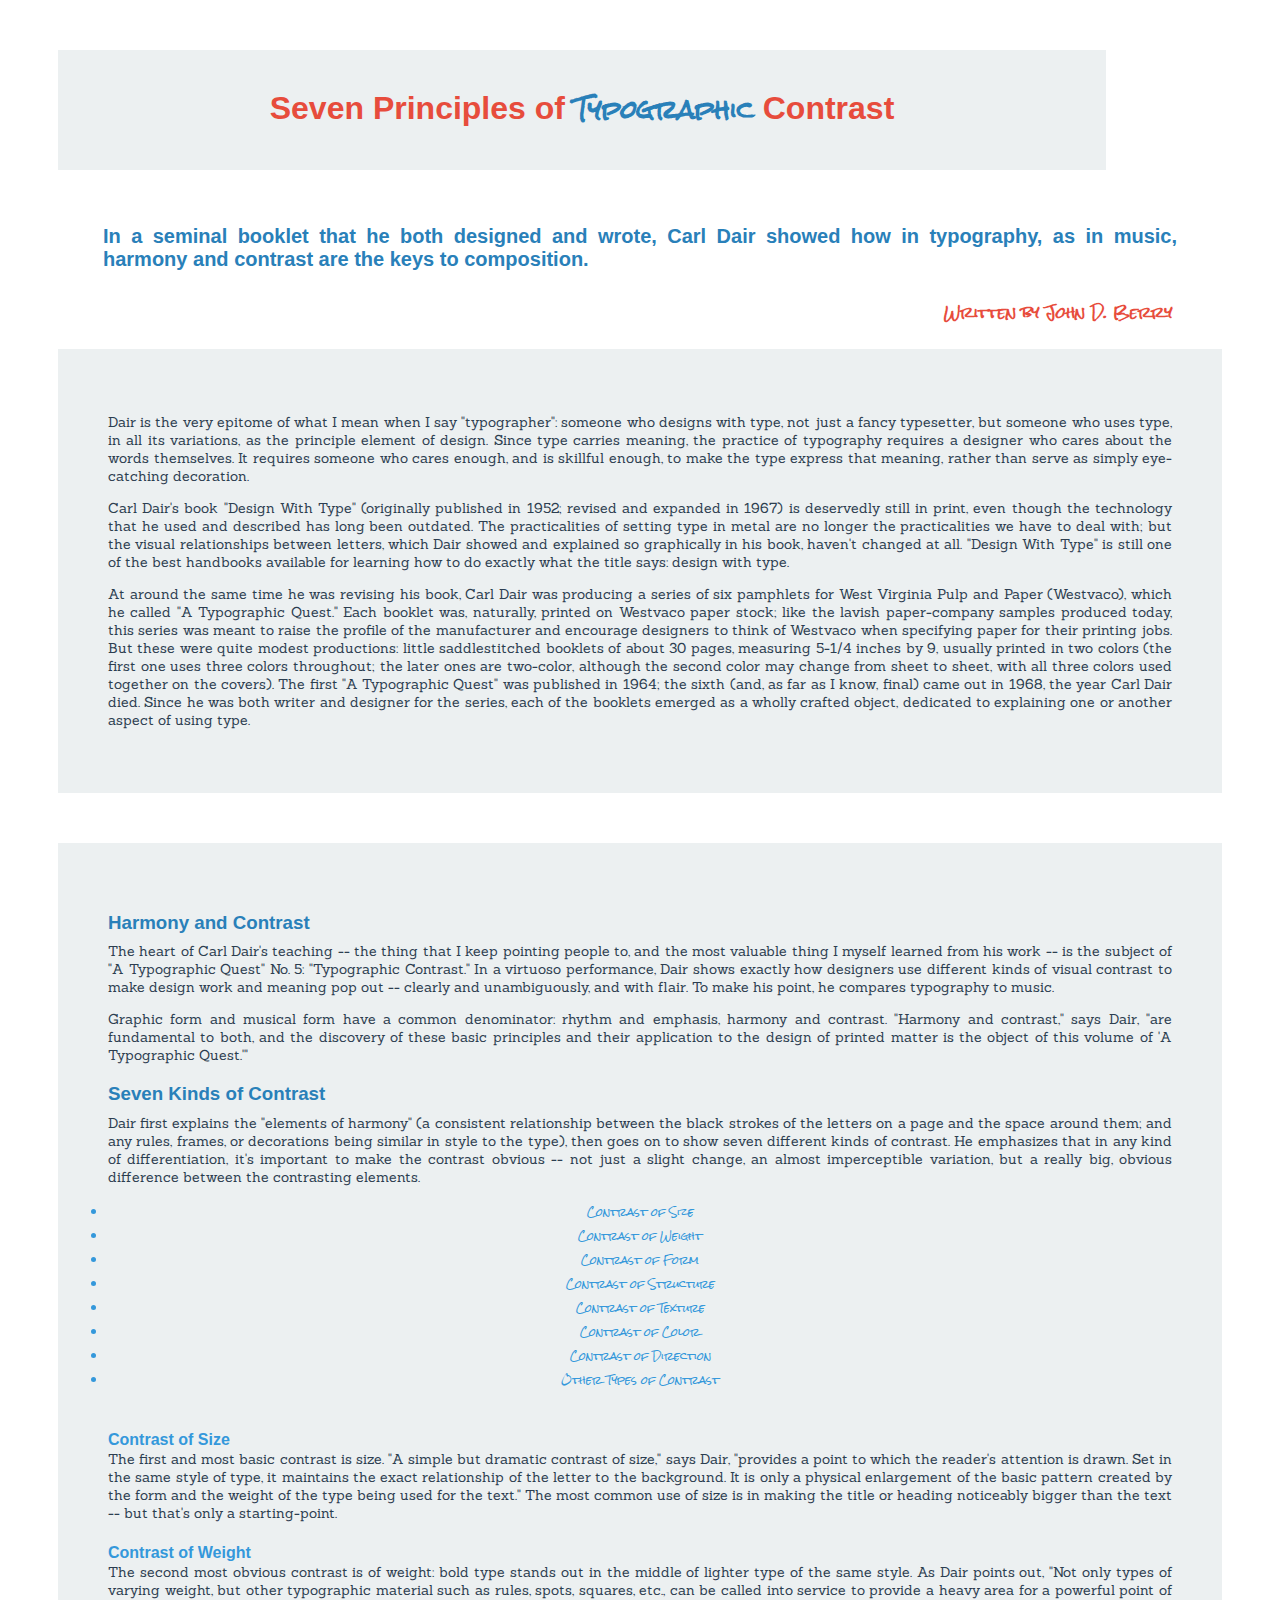
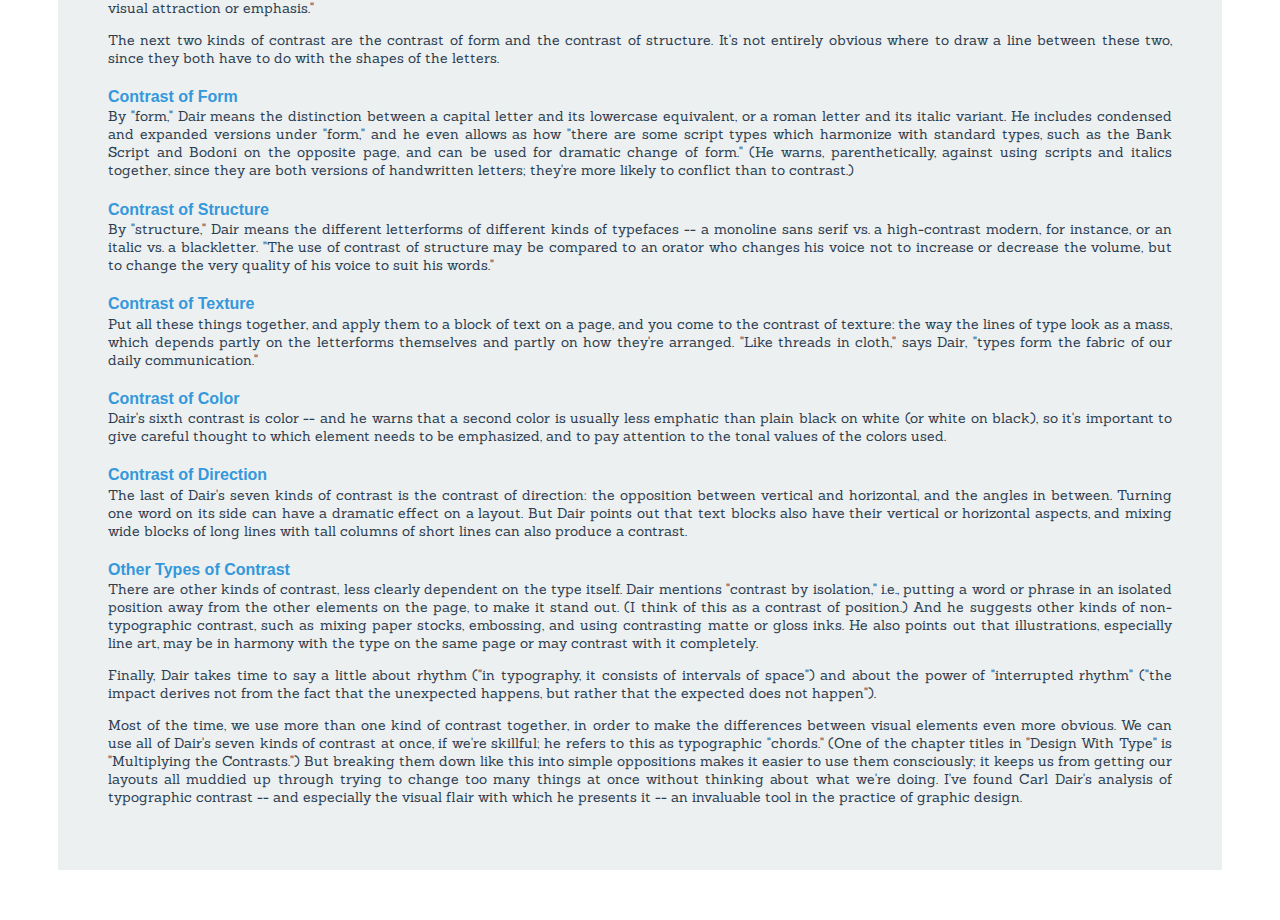
<file: excercieses/exercise2/index.html>
<!DOCTYPE html>
<html>
    <head>
        <meta charset="utf-8">
        <meta http-equiv="X-UA-Compatible" content="IE=edge,chrome=1">
        <title>Seven Principles of Typographic Contrast</title>
        <meta name="description" content="">
        <meta name="viewport" content="width=device-width">
        <link rel="stylesheet" href="css/styles.css">

<link href='https://fonts.googleapis.com/css?family=Sanchez' rel='stylesheet' type='text/css'>

<link href='https://fonts.googleapis.com/css?family=Rock+Salt' rel='stylesheet' type='text/css'>
      
    </head>
    
    <body>




<div id="container">

<h1 style="font-family:Verdana, Geneva, sans-serif; color:#E74C3C;">
  Seven Principles of 
  <span style="color: #2980B9; font-size: 24px; font-family: 'Rock Salt', cursive;">Typographic</span>
  <span style="color: #E74C3C">Contrast</span> 
</h1>

</div>

<div id="container4">

<h2>In a seminal booklet that he both designed and wrote, Carl Dair showed how in typography, as in music, harmony and contrast are the keys to composition.</h2>

</div>

<h5>Written by John D. Berry</h5>


<div id="container2">

		<p>Dair is the very epitome of what I mean when I say "typographer": someone who designs with type, not just a fancy typesetter, but someone who uses type, in all its variations, as the principle element of design. Since type carries meaning, the practice of typography requires a designer who cares about the words themselves. It requires someone who cares enough, and is skillful enough, to make the type express that meaning, rather than serve as simply eye-catching decoration.</p>

		<p>Carl Dair's book "Design With Type" (originally published in 1952; revised and expanded in 1967) is deservedly still in print, even though the technology that he used and described has long been outdated. The practicalities of setting type in metal are no longer the practicalities we have to deal with; but the visual relationships between letters, which Dair showed and explained so graphically in his book, haven't changed at all. "Design With Type" is still one of the best handbooks available for learning how to do exactly what the title says: design with type.</p>

		<p>At around the same time he was revising his book, Carl Dair was producing a series of six pamphlets for West Virginia Pulp and Paper (Westvaco), which he called "A Typographic Quest." Each booklet was, naturally, printed on Westvaco paper stock; like the lavish paper-company samples produced today, this series was meant to raise the profile of the manufacturer and encourage designers to think of Westvaco when specifying paper for their printing jobs. But these were quite modest productions: little saddlestitched booklets of about 30 pages, measuring 5-1/4 inches by 9, usually printed in two colors (the first one uses three colors throughout; the later ones are two-color, although the second color may change from sheet to sheet, with all three colors used together on the covers). The first "A Typographic Quest" was published in 1964; the sixth (and, as far as I know, final) came out in 1968, the year Carl Dair died. Since he was both writer and designer for the series, each of the booklets emerged as a wholly crafted object, dedicated to explaining one or another aspect of using type.</p>

</div>


<div id="container3">

<h3>Harmony and Contrast</h3>
	<p style="margin-top:-10px;"> The heart of Carl Dair's teaching -- the thing that I keep pointing people to, and the most valuable thing I myself learned from his work -- is the subject of "A Typographic Quest" No. 5: "Typographic Contrast." In a virtuoso performance, Dair shows exactly how designers use different kinds of visual contrast to make design work and meaning pop out -- clearly and unambiguously, and with flair. To make his point, he compares typography to music.</p>

	<p>Graphic form and musical form have a common denominator: rhythm and emphasis, harmony and contrast. "Harmony and contrast," says Dair, "are fundamental to both, and the discovery of these basic principles and their application to the design of printed matter is the object of this volume of 'A Typographic Quest.'"</p>

<h3>Seven Kinds of Contrast</h3>
	<p style="margin-top:-10px;"> Dair first explains the "elements of harmony" (a consistent relationship between the black strokes of the letters on a page and the space around them; and any rules, frames, or decorations being similar in style to the type), then goes on to show seven different kinds of contrast. He emphasizes that in any kind of differentiation, it's important to make the contrast obvious -- not just a slight change, an almost imperceptible variation, but a really big, obvious difference between the contrasting elements.</p>


	<li>Contrast of Size</li>
	<li>Contrast of Weight</li>
	<li>Contrast of Form</li>
	<li>Contrast of Structure</li>
	<li>Contrast of Texture</li>
	<li>Contrast of Color</li>
	<li>Contrast of Direction</li>
	<li>Other Types of Contrast</li>

<br>

<h4>Contrast of Size</h4>
	<p style="margin-top:-20px;"> The first and most basic contrast is size. "A simple but dramatic contrast of size," says Dair, "provides a point to which the reader's attention is drawn. Set in the same style of type, it maintains the exact relationship of the letter to the background. It is only a physical enlargement of the basic pattern created by the form and the weight of the type being used for the text." The most common use of size is in making the title or heading noticeably bigger than the text -- but that's only a starting-point.</p>

<h4>Contrast of Weight</h4>
	<p style="margin-top:-20px;"> The second most obvious contrast is of weight: bold type stands out in the middle of lighter type of the same style. As Dair points out, "Not only types of varying weight, but other typographic material such as rules, spots, squares, etc., can be called into service to provide a heavy area for a powerful point of visual attraction or emphasis."</p>
	<p>The next two kinds of contrast are the contrast of form and the contrast of structure. It's not entirely obvious where to draw a line between these two, since they both have to do with the shapes of the letters.</p>

<h4>Contrast of Form</h4>
	<p style="margin-top:-20px;"> By "form," Dair means the distinction between a capital letter and its lowercase equivalent, or a roman letter and its italic variant. He includes condensed and expanded versions under "form," and he even allows as how "there are some script types which harmonize with standard types, such as the Bank Script and Bodoni on the opposite page, and can be used for dramatic change of form." (He warns, parenthetically, against using scripts and italics together, since they are both versions of handwritten letters; they're more likely to conflict than to contrast.)</p>

<h4>Contrast of Structure</h4>
	<p style="margin-top:-20px;"> By "structure," Dair means the different letterforms of different kinds of typefaces -- a monoline sans serif vs. a high-contrast modern, for instance, or an italic vs. a blackletter. "The use of contrast of structure may be compared to an orator who changes his voice not to increase or decrease the volume, but to change the very quality of his voice to suit his words."</p>

<h4>Contrast of Texture</h4>
	<p style="margin-top:-20px;"> Put all these things together, and apply them to a block of text on a page, and you come to the contrast of texture: the way the lines of type look as a mass, which depends partly on the letterforms themselves and partly on how they're arranged. "Like threads in cloth," says Dair, "types form the fabric of our daily communication."</p>

<h4>Contrast of Color</h4>
	<p style="margin-top:-20px;"> Dair's sixth contrast is color -- and he warns that a second color is usually less emphatic than plain black on white (or white on black), so it's important to give careful thought to which element needs to be emphasized, and to pay attention to the tonal values of the colors used.</p>

<h4>Contrast of Direction</h4>
	<p style="margin-top:-20px;"> The last of Dair's seven kinds of contrast is the contrast of direction: the opposition between vertical and horizontal, and the angles in between. Turning one word on its side can have a dramatic effect on a layout. But Dair points out that text blocks also have their vertical or horizontal aspects, and mixing wide blocks of long lines with tall columns of short lines can also produce a contrast.</p>

<h4>Other Types of Contrast</h4>
	<p style="margin-top:-20px;"> There are other kinds of contrast, less clearly dependent on the type itself. Dair mentions "contrast by isolation," i.e., putting a word or phrase in an isolated position away from the other elements on the page, to make it stand out. (I think of this as a contrast of position.) And he suggests other kinds of non-typographic contrast, such as mixing paper stocks, embossing, and using contrasting matte or gloss inks. He also points out that illustrations, especially line art, may be in harmony with the type on the same page or may contrast with it completely.</p>

	<p>Finally, Dair takes time to say a little about rhythm ("in typography, it consists of intervals of space") and about the power of "interrupted rhythm" ("the impact derives not from the fact that the unexpected happens, but rather that the expected does not happen").</p>

	<p>Most of the time, we use more than one kind of contrast together, in order to make the differences between visual elements even more obvious. We can use all of Dair's seven kinds of contrast at once, if we're skillful; he refers to this as typographic "chords." (One of the chapter titles in "Design With Type" is "Multiplying the Contrasts.") But breaking them down like this into simple oppositions makes it easier to use them consciously; it keeps us from getting our layouts all muddied up through trying to change too many things at once without thinking about what we're doing. I've found Carl Dair's analysis of typographic contrast -- and especially the visual flair with which he presents it -- an invaluable tool in the practice of graphic design.</p>

</div>

    </body>
    
</html>
</file>
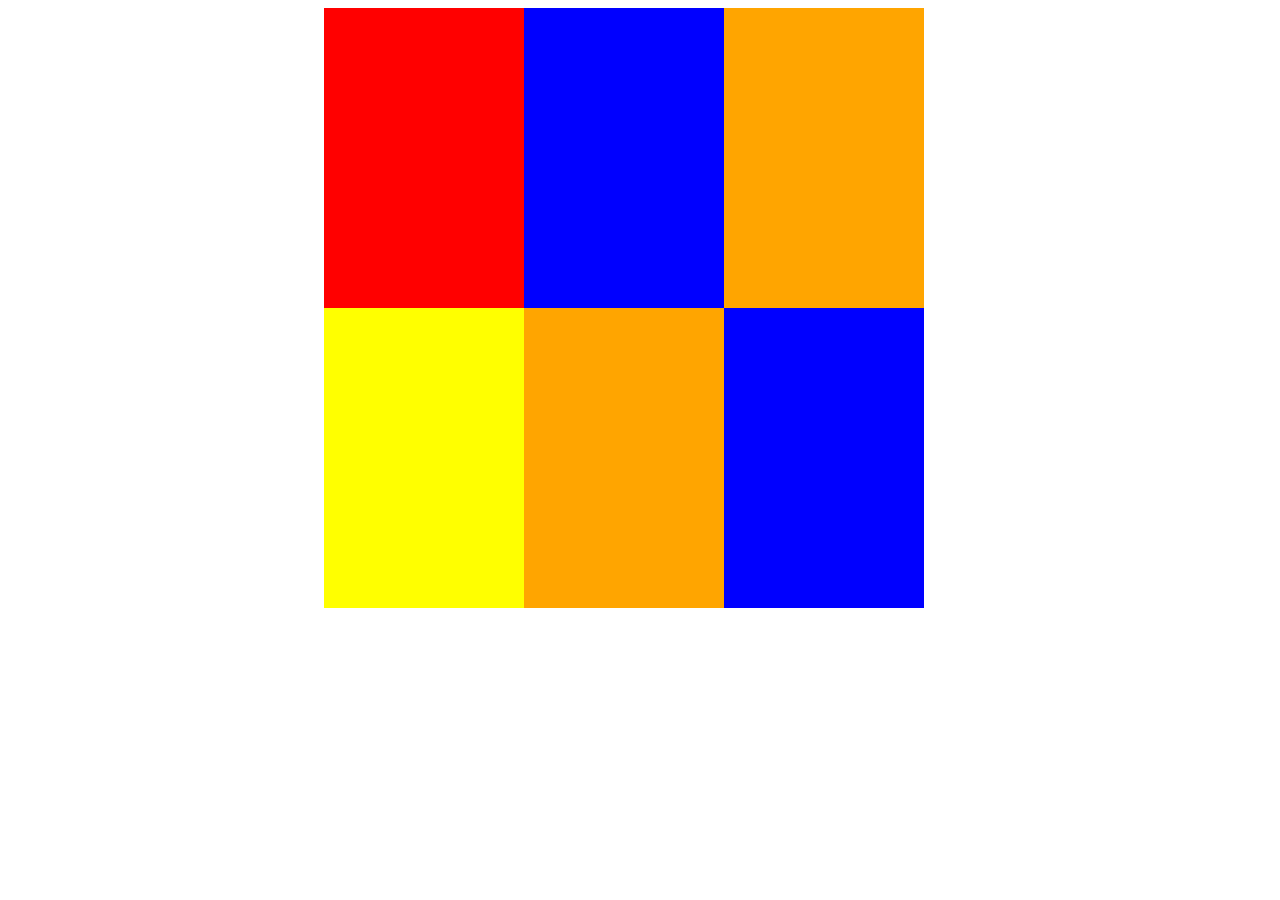
<file: excercieses/exercise5/index.html>
<!DOCTYPE html>

<html>

	<head>
		<meta charset="utf-8">
		<title>Media Queries</title>
		<meta name="description" content="">
		<meta name="viewport" contents="width-device-width">
		<link rel="stylesheet" type="text/css" href="css/styles.css">
	
	</head>

	<body>
	  
	  	<div id="container">
  			
  			<div id="redsquare">
  		
			</div>

			<div id="bluesquare">
  		
			</div>

		</div>

		<div id="container">
  			
  			<div id="orangesquare">
  		
			</div>

			<div id="yellowsquare">
  		
			</div>

			<div id="orangesquare">
  		
			</div>

			<div id="bluesquare">
  		
			</div>

		</div>

	</body>

</html>
</file>
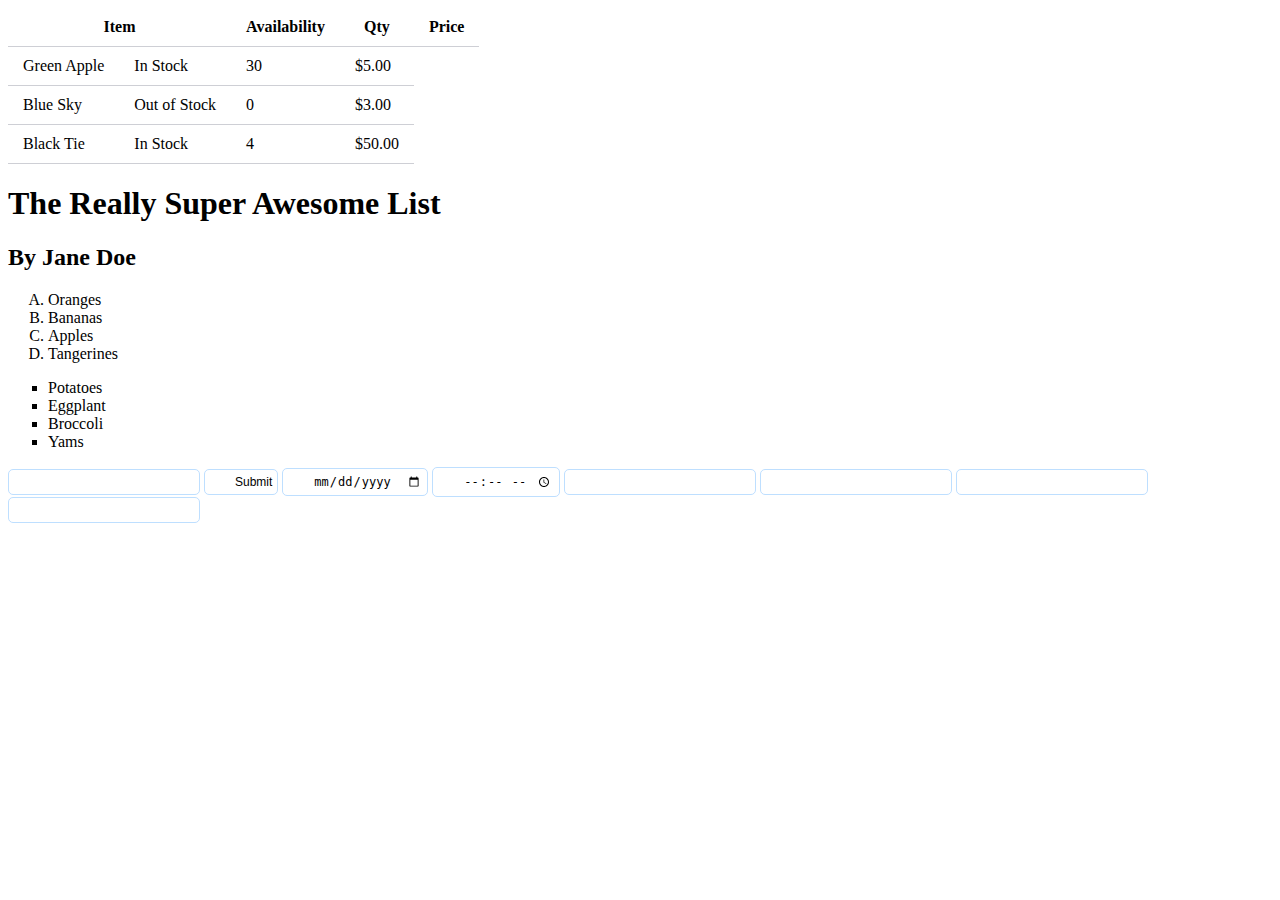
<file: excercieses/exercise9/index.html>
<!DOCTYPE html>
<html>
    <head>
        <meta charset="utf-8">
        <meta http-equiv="X-UA-Compatible" content="IE=edge,chrome=1">
        <title>Using Tables, Forms + Lists</title>
        <meta name="description" content="">
        <meta name="viewport" content="width=device-width">
        <link rel="stylesheet" type="text/css" href="css/styles.css">
    </head>
    

    <body>

    	<table>

    		
    			<th scope="col" colspan="2">Item</th>
    			<th scope="col">Availability</th>
    			<th scope="col">Qty</th>
    			<th scope="col">Price</th>


        		<tr>
        			<td>Green Apple</td>
					<td>In Stock</td>
					<td>30</td>
					<td>$5.00</td>

        		</tr>

        		<tr>
        			<td>Blue Sky</td>
					<td>Out of Stock</td>
					<td>0</td>
					<td>$3.00</td>

        		</tr>

        		<tr>
        			<td>Black Tie</td>
					<td>In Stock</td>
					<td>4</td>
					<td>$50.00</td>

        		</tr>
		</table>
        

        <h1> The Really Super Awesome List </h1>
        <h2> By Jane Doe</h1>

        <ol>
        	<li>Oranges</li>
        	<li>Bananas</li>
        	<li>Apples</li>
        	<li>Tangerines</li>

        </ol>


         <ul>
        	<li>Potatoes</li>
        	<li>Eggplant</li>
        	<li>Broccoli</li>
        	<li>Yams</li>

 		</ul>

 		<form> 
			
			<input type="email" name="email" />
			<input type="submit" value="Submit" />
			<input type="date" name="birthday">
			<input type="time" name="game-time">
			<input type="email" name="email-address">
			<input type="url" name="website">
			<input type="number" name="cost">
			<input type="tel" name="phone-number">
		</form>



    </body>

</html>
</file>
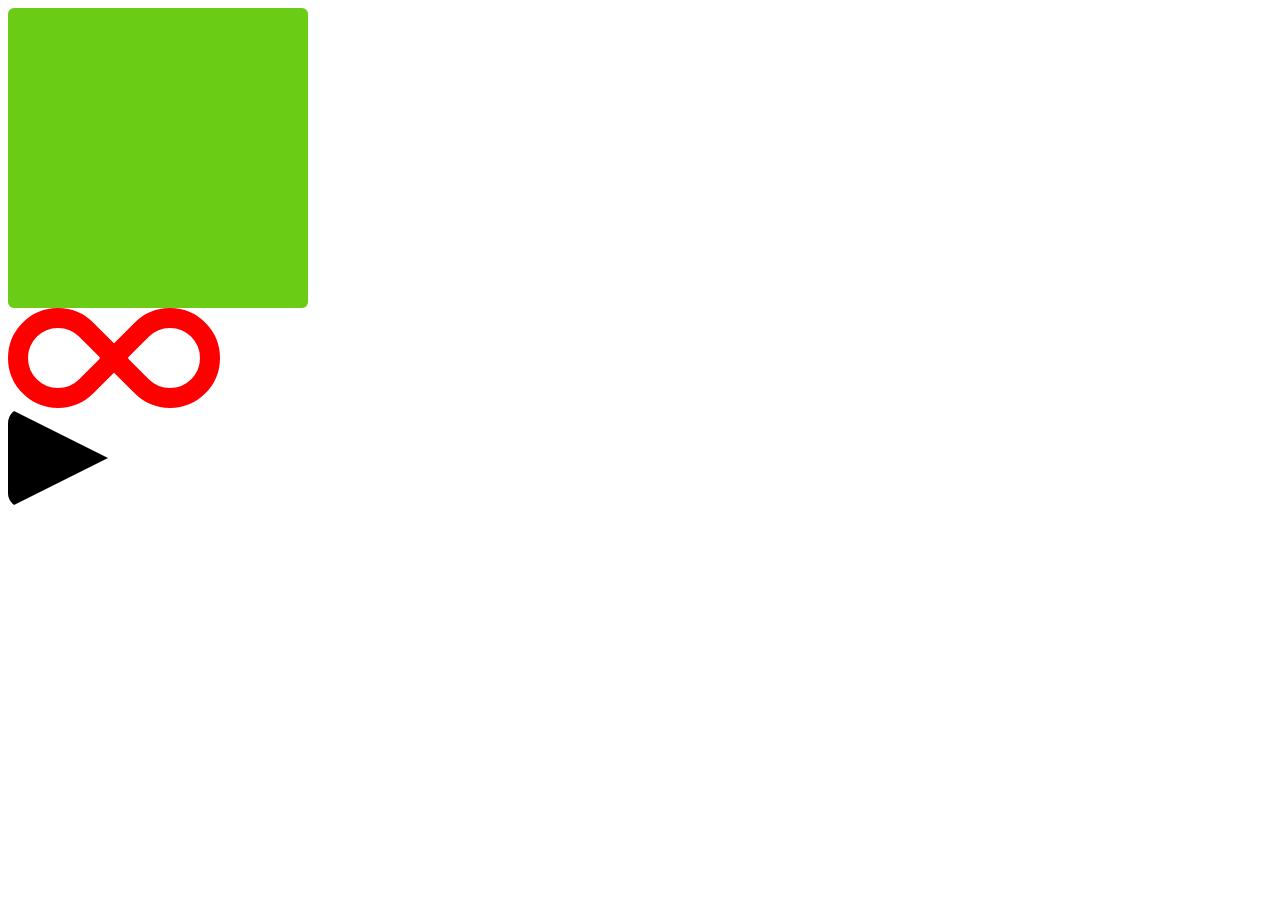
<file: excercieses/exercise_buttons/index.html>
<!DOCTYPE html>
<html>
    <head>
        <meta charset="utf-8">
        <meta http-equiv="X-UA-Compatible" content="IE=edge,chrome=1">
        <title>Transitions</title>
        <meta name="description" content="">
        <meta name="viewport" content="width=device-width">
       <link rel="stylesheet" href="css/styles.css">
    </head>
    


    <body>

                <div id="square"> </div>


                <div id="infinity"></div>

                <div id="triangle-right"></div>

  





    </body>
    
</html>
</file>
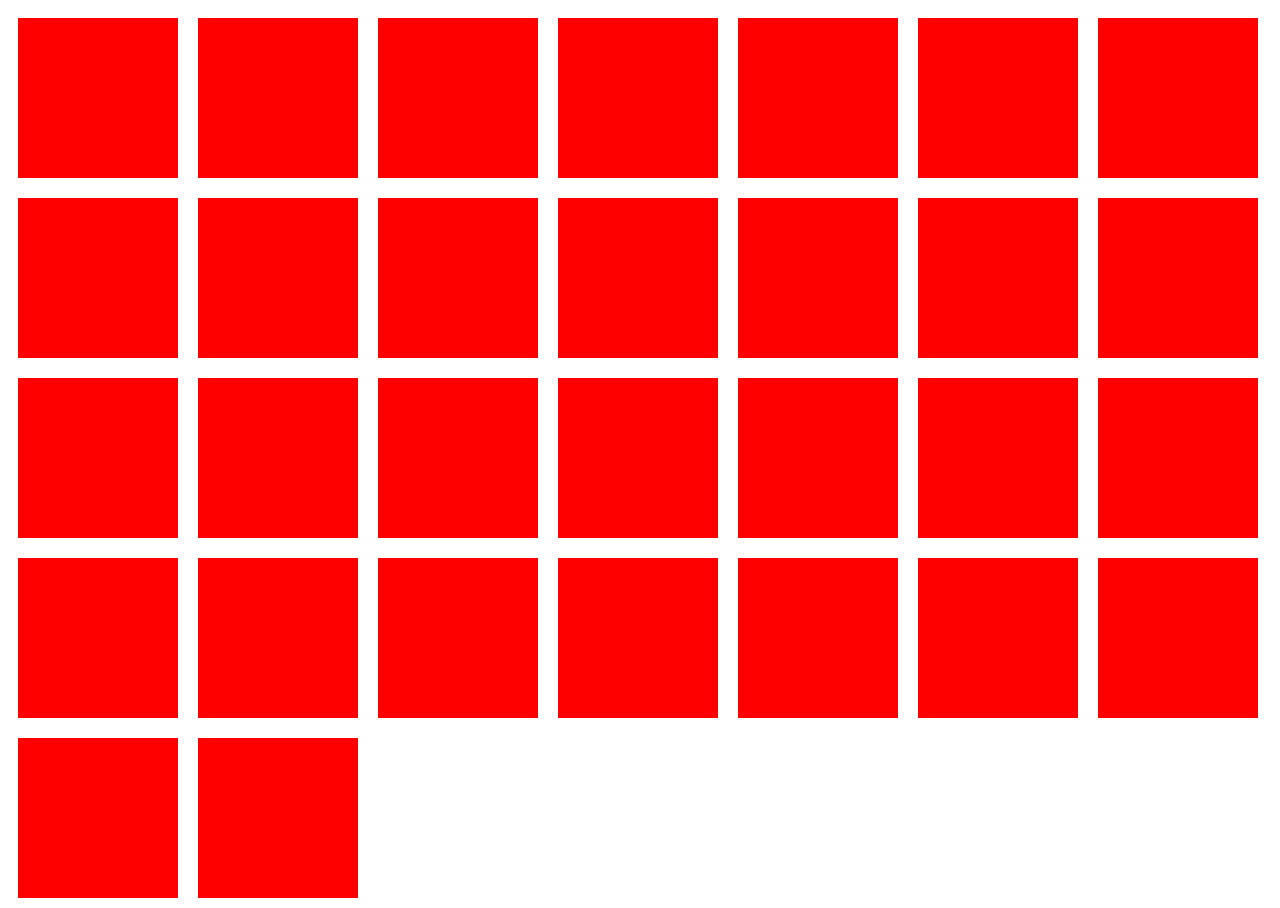
<file: CodeExamples/example-1/squares.html>
<!DOCTYPE html>

<html>

    <head>
        <meta name="viewport" content="width=device-width" />
        <meta charset="utf-8">

        <link rel="stylesheet" href="css/squares.css">

        <link href='http://fonts.googleapis.com/css?family=Montserrat' rel='stylesheet' type='text/css'>
    </head>

    <body>
            <div id="container"></div>
            <div id="container"></div>
            <div id="container"></div>
            <div id="container"></div>
            <div id="container"></div>
            <div id="container"></div>
            <div id="container"></div>
            <div id="container"></div>
            <div id="container"></div>
            <div id="container"></div>
            <div id="container"></div>
            <div id="container"></div>
            <div id="container"></div>
            <div id="container"></div>
            <div id="container"></div>
            <div id="container"></div>
            <div id="container"></div>
            <div id="container"></div>
            <div id="container"></div>
            <div id="container"></div>
            <div id="container"></div>
            <div id="container"></div>
            <div id="container"></div>
            <div id="container"></div>
            <div id="container"></div>
            <div id="container"></div>
            <div id="container"></div>
            <div id="container"></div>
            <div id="container"></div>
            <div id="container"></div>
       
    </body>

</html>
</file>
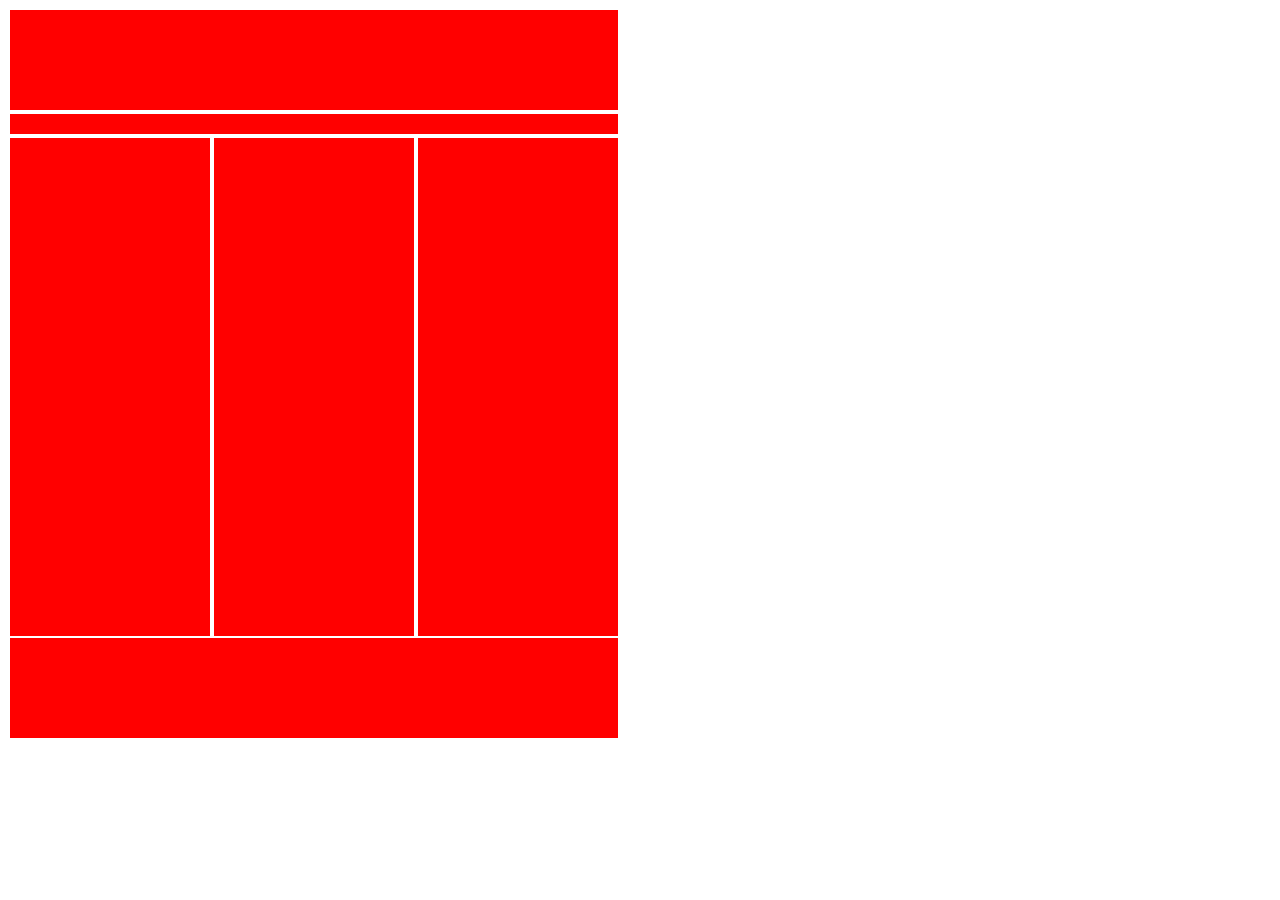
<file: CodeExamples/example-2/3columngrid.html>
<!DOCTYPE html>

<html>

	<head>
		<meta charset="utf-8">
        <meta http-equiv="X-UA-Compatible" content="IE=edge,chrome=1">
        <title>3 Column Grid</title>
        <meta name="description" content="">
        <meta name="viewport" content="width=device-width">
        <link rel="stylesheet" type="text/css" href="css/3columngrid.css">	
	</head>


	<body>
	  
		  <div id="header"></div>
		  
		  <div id="spacer_bar"></div>
		  
		  <div class="column"></div>
		  
		  <div class="column"></div>
		  
		  <div class="column"></div>
		  
		  <div id="footer"></div>
		  
	  
	  
	</body>

</html>
</file>
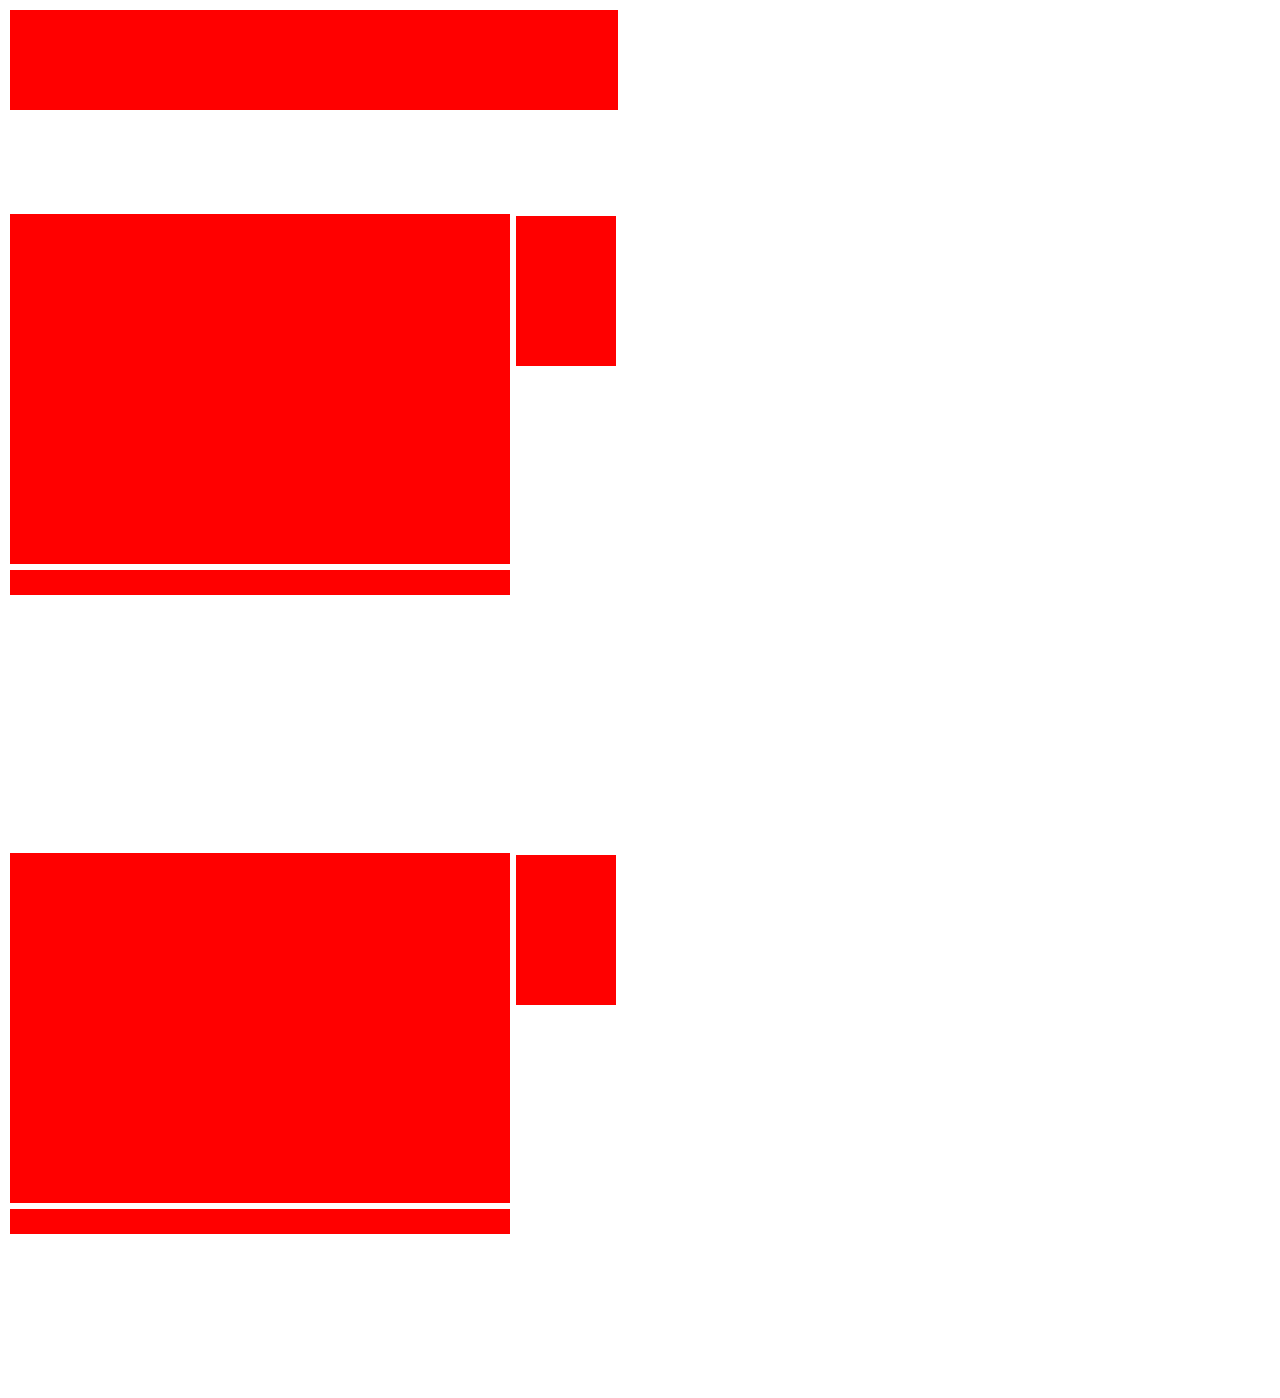
<file: CodeExamples/example-3/bloglayout.html>
<!DOCTYPE html>

<html>

	<head>
		<meta charset="utf-8">
		<title>Blog Layout</title>
		<meta name="description" content="">
		<meta name="viewport" contents="width-device-width">
		<link rel="stylesheet" type="text/css" href="css/bloglayout.css">
	
	</head>

	<body>
	  
	  <div id="header"></div>
	  
	  <div id="square"></div>
	  <div id="tag_bar"></div>
	  <div id="side_panel"></div>

	  <div id="square"></div>
	  <div id="tag_bar"></div>
	  <div id="side_panel"></div>
	  
	</body>

</html>
</file>
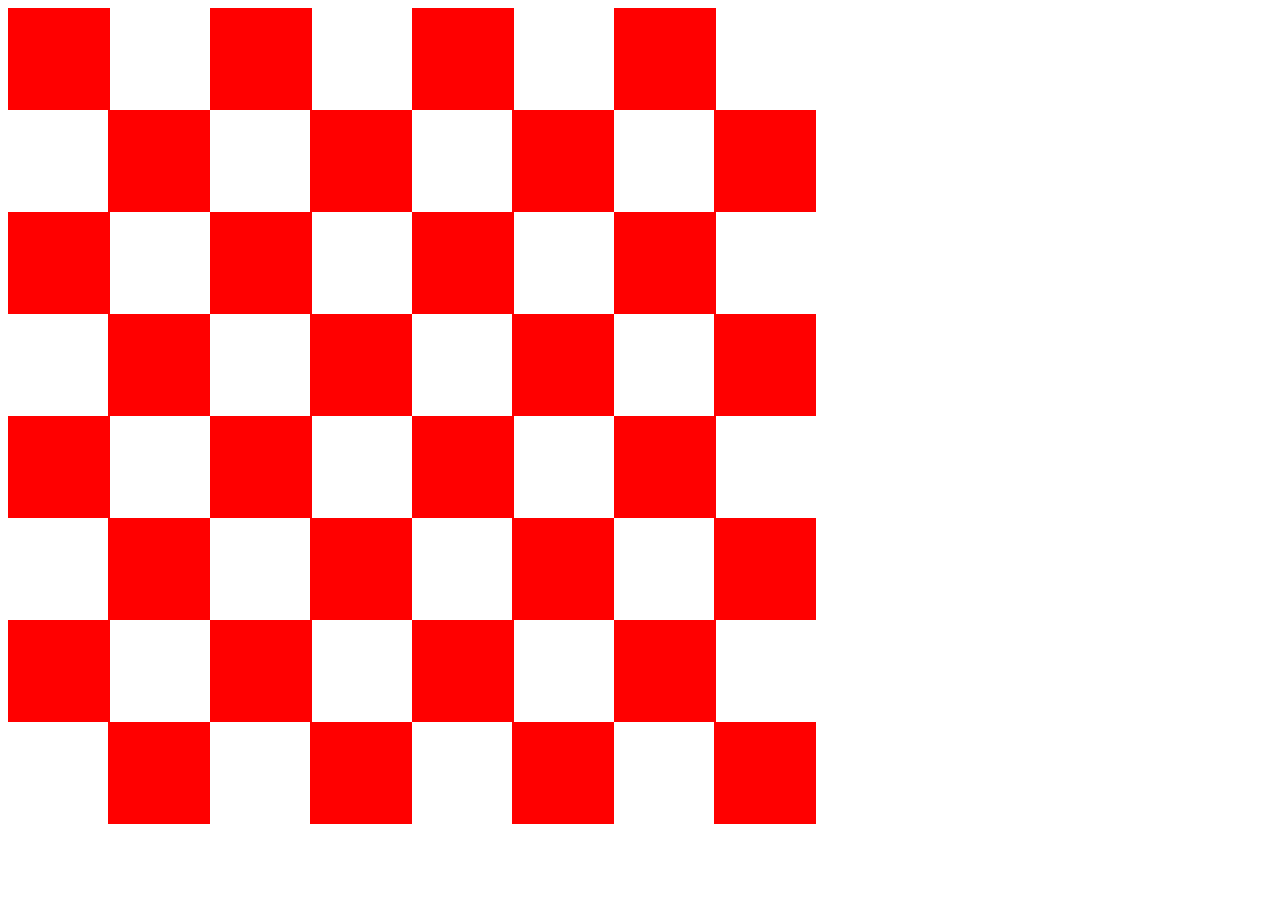
<file: CodeExamples/example-4/chess.html>
<!DOCTYPE html>

<html>
  <head>
    <meta charset="utf-8">
    <title>chess</title>
    <meta name="description" content="">
    <meta name="viewport" contents="width-device-width">
    <link rel="stylesheet" type="text/css" href="css/chess.css">
  
  </head>

      <body>
       
               <div class="column"> 
                <div id="a"></div>
                <div id="b"></div>
                <div id="c"></div>  
                <div id="d"></div>  
                <div id="e"></div>  
                <div id="f"></div>
                <div id="g"></div>
                <div id="h"></div>  
               </div> 
                 
               <div class="column"> 
                <div id="a"></div>
                <div id="b"></div>
                <div id="c"></div>  
                <div id="d"></div>  
                <div id="e"></div>  
                <div id="f"></div>
                <div id="g"></div>
                <div id="h"></div>  
               </div> 
                
                 <div class="column"> 
                <div id="a"></div>
                <div id="b"></div>
                <div id="c"></div>  
                <div id="d"></div>  
                <div id="e"></div>  
                <div id="f"></div>
                <div id="g"></div>
                <div id="h"></div>  
               </div> 
                
               <div class="column"> 
                <div id="a"></div>
                <div id="b"></div>
                <div id="c"></div>  
                <div id="d"></div>  
                <div id="e"></div>  
                <div id="f"></div>
                <div id="g"></div>
                <div id="h"></div>  
               </div> 
        
      </body>

</html>
</file>
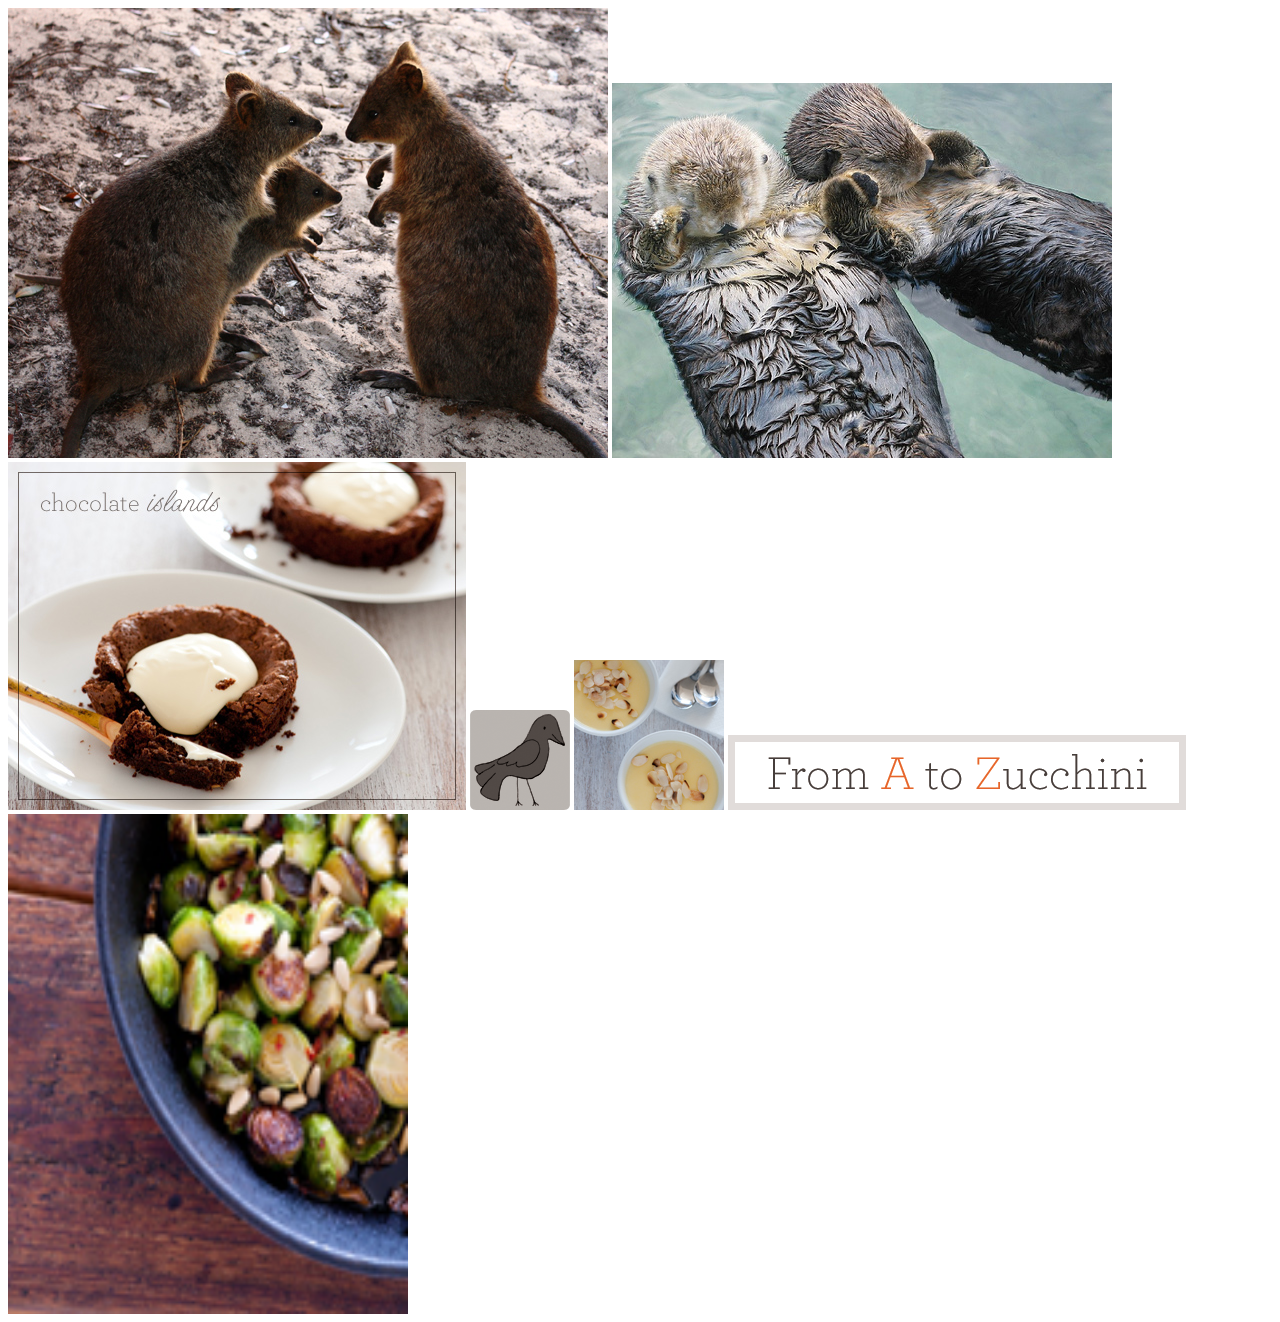
<file: excercieses/exercise5/adding-images.html>
<html>

<head>

<title>Adding Images</title>

</head>

<body>

<img src="images/quokka.jpg" alt="Quokka (Setonix brachyurus)" />

<img src="images/otters.jpg" />

<img src="images/chocolate-islands.jpg" />

<img src="images/bird.gif" />

<img src="images/lemon-posset.jpg" />

<img src="images/logo.gif" />

<img src="images/roasted-brussel-sprouts.jpg" width="400px" height="500px" />




</body>

</html>
</file>
<file: project1/css/styles.css>
#maincontainer {
	background-color: none;
	width: 1130px;
	margin: auto;
	z-index: 2;
}
.margin1 {
	background-color: white;
	width: 299.5px;
	height: 900px;
 	float: left;
	z-index: 1;
	
}
.margin2 {
	background-color: white;
	width: 300px;
	height: 900px;
	float: left;
	z-index: 1;
	position: absolute;
	margin-left: 830px;
}
#container {
	background-color: #bcbfb9;
	height: 842px;
	width: 530px;
	margin: auto;
	z-index: 2;
	float: left;
}
#container2 {
	background-color: none;
	height: 900px;
	width: 1000px;
	margin-left: 17px;
	transform: rotate(-45deg);
	margin-top: -92px;
}
#container3 {
	background-color: none;
	height: 75px;
	width: 550px;
	margin-left: 100px;

}
.goldrectangle {
	background-color: #e4be57;
	height: 5px;
	width: 550px;
}
.finalgoldrectangle {
	background-color: #e4be57;
	height: 5px;
	width: 550px;
	margin-top: 70px;
}
.blackbox {
	background-color: black;
	height: 63px;
	width: 34px;
	margin-top: 4px;
	float: left;

}
.purplebox {
	background-color: #4e3f6a;
	height: 63px;
	width: 34px;
	margin-top: 4px;
	float: left;
}
.redbox {
	background-color: #be2532;
	height: 63px;
	width: 34px;
	margin-top: 4px;
	float: left;
}
.white1 {
	background-color: none;
	height: 71px;
	width: 72px;
	float: left;
}
.white2 {
	background-color: none;
	height: 71px;
	width: 34px;
	float: left;
}
.white3 {
	background-color: none;
	height: 71px;
	width: 250px;
	float: left;
}
.white4 {
	background-color: none;
	height: 71px;
	width: 174px;
	float: left;
}
.white5 {
	background-color: none;
	height: 71px;
	width: 34px;
	float: left;
}
.white6 {
	background-color: none;
	height: 71px;
	float: left;
}
.white7 {
	background-color: none;
	height: 71px;
	width: 140px;
	float: left;
}
.white8 {
	background-color: none;
	height: 71px;
	width: 34px;
	float: left;
}
.white9 {
	background-color: none;
	height: 71px;
	width: 70px;
	float: left;
}
.white10 {
	background-color: none;
	height: 71px;
	width: 140px;
	float: left;
}
.white11 {
	background-color: none;
	height: 71px;
	width: 105px;
	float: left;
}
.white12 {
	background-color: none;
	height: 71px;
	width: 0px;
	float: left;
}
.white13 {
	background-color: none;
	height: 71px;
	width: 47px;
	float: left;
}
.white14 {
	background-color: none;
	height: 71px;
	width: 94px;
	float: left;
}
.white15 {
	background-color: none;
	height: 71px;
	width: 251px;
	float: left;
}
.white16 {
	background-color: none;
	height: 71px;
	width: 81px;
	float: left;
}
.white17 {
	background-color: none;
	height: 71px;
	width: 93px;
	float: left;
}
.white18 {
	background-color: none;
	height: 71px;
	width: 185px;
	float: left;
}






#container4 {
	background-color: none;
	width: 550px;
	height: 150px;
	margin-top: -170px;
}

.text1 {
	background-color: none;
	float: left;
	font-size: 11px;
	font-family: helvetica;
	padding: 13px;
}
.text2 {
	background-color: none;
	float: left;
	font-size: 11px;
	font-family: helvetica;
	padding-top: 13px;
	padding-bottom: 13px;
	padding-right: 13px;

}
.text3 {
	background-color: none;
	float: left;
	font-size: 11px;
	font-family: helvetica;
	padding-top: 13px;
	padding-bottom: 13px;
	padding-right: 13px;
}
.text4 {
	background-color: none;
	float: left;
	font-size: 11px;
	font-family: helvetica;
	padding-top: 13px;
	padding-bottom: 13px;
	padding-right: 13px;
}
</file>
<file: project2/css/styles.css>
#container {
	background-color: none;
	width: 1300px;
	height: 6300px;
	margin: auto;
}
p {
	font-family: 'Glegoo', serif;
	font-size: 14px;
	font-color: #1D2120;
}
h3 {
	font-family: 'Glegoo', serif;
	font-size: 14px;
	color: #EC3235;
	font-weight: 700;
	text-align: right;
}
#titleimage {
	width: 1300px;
	height: 400px;
	background-image: url(../images/san_siro2.jpg);
	background-size: cover;
	background-repeat: no-repeat;
	margin: auto;
}
#title {
	background-color: none;
	width: 850px;
	height: 250px;
	font-family: Oswald; 
	font-weight: 700;
	font-size: 30px;
	color: white;
	float: left;
	text-align: center;
	padding-top: 22px;

}
#whitespace {
	background-color: none;
	width: 225px;
	height: 400px;
	float: left;
}

#break1 {
	width: 1300px;
	height: 65px;
	background-color: none;
}
#break2 {
	width: 1300px;
	height: 105px;
	background-color: none;
}
#intro {
	width: 1300px;
	height: 900px;
	background-color: none;
}

#containersottotitolo {
	width: 1300px;
	height: 35px;
	background-color: none;
}
#sottotitolo {
	width: 900px;
	height: 35px;
	background-color: none;
	text-align: center;
	font-family: Oswald;
	font-size: 29px; 
	float: left;
	color: #EC3235;
}
#containersottotitolo2 {
	width: 1300px;
	height: 130px;
	background-color: none;
}
#sottotitolo2 {
	width: 600px;
	height: 130px;
	background-color: none;
	font-family: Oswald; 
	text-align: left;
	float: left;
	font-weight: 700;
	margin-top: 11px;
	color: #3969E3;
}
#date {
	width: 300px;
	height: 130px;
	background-color: none;
	font-family: Oswald; 
	font-size: 10px;
	text-align: right;
	float: left;
}
#whitespace1 {
	background-color: none;
	width: 50px;
	height: 130px;
	float: left;
}
#whitespace3 {
	background-color: none;
	width: 300px;
	height: 130px;
	float: left;
}
#edge1 {
	width: 200px;
	height: 35px;
	background-color: none;
	float: left;
}
#introtext {
	width: 600px;
	height: 600px;
	background-color: none;
	float: left;
	text-align: left;
}
#introimage {
	background-image: url(../images/picture1.jpg);
	background-size:contain;
	background-repeat: no-repeat;
	width: 300px;
	height: 600px;
	float: left;
	margin-top: 20px;
}
#whitespace2 {
	background-color: none;
	width: 50px;
	height: 600px;
	float: left;
}
#question2_container {
	width: 1300px;
	height: 250px;
	float: left;
}
#question1_container {
	width: 1300px;
	height: 200px;
	float: left;
}
#question3_container {
	width: 1300px;
	height: 230px;
	float: left;
}
#question4_container {
	width: 1300px;
	height: 180px;
	float: left;
}
#question5_container {
	width: 1300px;
	height: 270px;
	float: left;
}
#question6_container {
	width: 1300px;
	height: 300px;
	float: left;
}
#question8_container {
	width: 1300px;
	height: 190px;
	float: left;
}
#question9_container {
	width: 1300px;
	height: 210px;
	float: left;
}
#question10_container {
	width: 1300px;
	height: 240px;
	float: left;
}
#question11_container {
	width: 1300px;
	height: 270px;
	float: left;
}
#question12_container {
	width: 1300px;
	height: 330px;
	float: left;
}
#question13_container {
	width: 1300px;
	height: 300px;
	float: left;
}
#question14_container {
	width: 1300px;
	height: 310px;
	float: left;
}
#question15_container {
	width: 1300px;
	height: 290px;
	float: left;
}
#question16_container {
	width: 1300px;
	height: 330px;
	float: left;
}
#question1 {
	width: 300px;
	height: 200px;
	float: left;
}
#answer1 {
	width: 600px;
	height: 200px;
	float: left;
}
#answer5 {
	width: 400px;
	height: 200px;
	float: left;
}
h2 {
	font-family: 'Oswald';
	font-size: 16px;
	font-color: #1D2120;
	font-weight: 700;
	color: #3969E3;
	text-align: left;
}
#callout {
	width: 200px;
	height: 200px;
	float: left;
}
#question5_container {
	width: 1300px;
	height: 250px;
	float: left;
}
#question7_container {
	width: 1300px;
	height: 100px;
	float: left;
}
#breakimagecontainer {
	width: 1300px;
	height: 200px;
	float: left;
}
#breakimage1 {
	background-image: url(../images/picture2.jpg);
	background-size:contain;
	background-repeat: no-repeat;
	width: 300px;
	height: 600px;
	float: left;
	margin-top: 20px;
}
#question13 {
	width: 1000px;
	height: 50px;
	float: left;
	text-align: left;
}
#answer13 {
	width: 1000px;
	height: 50px;
	float: left;
}
#whitespace2 {
	background-color: none;
	width: 1000px;
	height: 50px;
	float: left;
}
#finalimagecontainer {
	width: 1300px;
	height: 600px;
}
#finalimage {
	width: 900px;
	height: 600px;
	background-size: contain;
	background-image: url(../images/picture3.jpg);
	background-repeat: no-repeat;
	float: left;
}
#edgefinal {
	width: 240px;
	height: 35px;
	background-color: none;
	float: left;
}
</file>
<file: CodeExamples/example-0/css/styles.css>
body {
background-color:green;
font-size: 30px;
}

#container {
width: 215px;
height: 190px;
color: #000000;
background-color: white;
padding: 5px;
}

#container2 {
width: 215px;
height: 190px;
color: #000000;
font-weight: bold;
background-color: white;
padding: 50px;
margin: 50px;
opacity: 0.4;
}

#orangebox {
width: 400px;
height: 400px;
background-color: orange;
position: absolute;
left: 100px;
top: 700px;
transform: rotate(30deg);
}

#redbox {
width: 400px;
height: 400px;
background-color: red;
position: absolute;
left: 100px;
top: 900px;
transform: rotate(90deg);
opacity: 0.24;
}

#hello {
color: blue;
}

#pinkbox {
width: 100px;
height: 200px;
background-color: black;
position: relative;
right:900px;
top: 900px;
transform: skewX(25deg);
}
</file>
<file: excercieses/exercise2/css/styles.css>
body{
	background-color:white;
}
h1{
	font-family: Verdana, Geneva, sans-serif;
	text-align: center;
	color:#E74C3C
}
h2{
	font-family: Lucida Sans Unicode, Lucida Grande, sans-serif;
	text-align: justify;
	color:#2980B9;
	margin: 35px;
	font-size: 20px;
}
h5{
	font-family: 'Rock Salt', cursive;
	text-align: right;
	font-size: 14px;
	color:#E74C3C;
	margin: 50px;
	padding: 50px;
	margin-top: -120px;
}
p{
	font-family: 'Sanchez', serif;
	font-size: 14px;
	color:#2C3E50;
	text-align: justify;
}
h3{
	font-family: Lucida Sans Unicode, Lucida Grande, sans-serif;
	color:#2980B9
}
h4{
	font-family: Lucida Sans Unicode, Lucida Grande, sans-serif;
	color:#3498DB;
}
li{
font-family: 'Rock Salt', cursive;
	font-size: 10px;
	color:#3498DB;
	text-align: center;
}
#container {
	width: 1028px;
	height: 100px;
	background-color:#ECF0F1;
	margin: 50px;
	padding: 10px;

}
#container2 {
	margin: 50px;
	padding: 50px;
	background-color:#ECF0F1;
	margin-top: -80px;

}
#container3 {
	margin: 50px;
	padding: 50px;
	background-color:#ECF0F1;

}
#container4 {
	margin: 50px;
	padding: 10px;
	margin-top: -40px;

}
</file>
<file: excercieses/exercise5/css/styles.css>
#container {
	width: 700px;
	height:700px;
	margin: auto;
}

@media screen and (min-width: 480px) { 
		#container{
			height: 50%;
			width: 10%;
			margin: auto;
		}
	}

@media screen and (min-width: 320px) { 
		#container{
			height: 40%;
			width: 50%;
		}
	}

#redsquare {
	width: 200px;
	height:300px;
	background-color: red;
	float: left;

}

#bluesquare {
	width: 200px;
	height:300px;
	background-color: blue;
	float:left;

}

#orangesquare {
	width: 200px;
	height:300px;
	background-color: orange;
	float: left;

}


#yellowsquare {
	width: 200px;
	height:300px;
	background-color: yellow;
	float:left;

}
</file>
<file: excercieses/exercise9/css/styles.css>
table {
  border-collapse: collapse;
}

th,
td {
  border-bottom: 1px solid #cecfd5;
  padding: 10px 15px;
}


ol {
	list-style: upper-alpha;
}

ul {
	list-style: square;
}

input {
	font-size: 12px;
	color: #000000;
	background-color: #ffffff;
	border: 1px solid #bedfff;
	border-radius: 5px;
	padding: 5px 5px 5px 30px;
}
</file>
<file: excercieses/exercise_buttons/css/styles.css>
#square {
   background: #6bcc15;
  border-radius: 6px;
  cursor: pointer;
  height: 300px;
  line-height: 95px;
  text-align: center;
  transition-property: background;
  transition-duration: 1s;
  transition-delay: .2s;
  transition-timing-function: linear;
  width: 300px;
}
#square:hover {
  background: #ef2f6e;
}



#infinity {
    position: relative;
    width: 212px;
    height: 100px;
}

#infinity:before,
#infinity:after {
    content: "";
    position: absolute;
    top: 0;
    left: 0;
    width: 60px;
    height: 60px;
    border: 20px solid red;
    -moz-border-radius: 50px 50px 0 50px;
         border-radius: 50px 50px 0 50px;
    -webkit-transform: rotate(-45deg);
       -moz-transform: rotate(-45deg);
        -ms-transform: rotate(-45deg);
         -o-transform: rotate(-45deg);
            transform: rotate(-45deg);
}

#infinity:after {
    left: auto;
    right: 0;
    -moz-border-radius: 50px 50px 50px 0;
         border-radius: 50px 50px 50px 0;
    -webkit-transform: rotate(45deg);
       -moz-transform: rotate(45deg);
        -ms-transform: rotate(45deg);
         -o-transform: rotate(45deg);
            transform: rotate(45deg);
}
#infinity:hover {
  background: green;
}
#triangle-right {
   width: 0;
   height: 0;
   border-radius: 15px;
   border-top: 50px solid transparent;
   border-left: 100px solid black;
   border-bottom: 50px solid transparent;
    transition-property: background;
  transition-duration: 1s;
  transition-delay: .2s;
  transition-timing-function: linear;
}
#triangle-right:hover {
  background: blue;
}
</file>
<file: CodeExamples/example-1/css/squares.css>
#container {
float: left; 
width: 150px;
height: 150px;
color: rgb(239, 65, 35);
background-color: red;
padding: 5px;
margin:10px; 
}
</file>
<file: CodeExamples/example-2/css/3columngrid.css>
div {
  background-color: red;
  border: 2px solid white;
}

#header {
  height: 100px;
  width: 608px;
}

#spacer_bar {
  height: 20px;
  width: 608px;
}

.column {
  height: 500px;
  width: 200px;
  float: left;
}

#footer {
  height: 100px;
  width: 608px;
  position: relative;
  top: 500px;
}
</file>
<file: CodeExamples/example-3/css/bloglayout.css>
div {
  background-color: red;
  border: 2px solid white;
}

#header {
  height: 100px;
  width: 608px;
}

#square {
  height: 350px;
  width: 500px;
  margin-top: 100px;
}

#tag_bar {
  height: 25px;
  width: 500px;
  margin-top: 2px;
}

#side_panel {
  height: 150px;
  width: 100px;
  position: relative;
  bottom: 383px;
  left: 506px;
}
</file>
<file: CodeExamples/example-4/css/chess.css>
#a {
  height: 100px;
  width: 100px;
  background-color: red;
  border: 1px solid red
}

#b {
  height: 100px;
  width: 100px;
  background-color: red;
  border: 1px solid red;
  margin-left: 100px;
}

#c {
  height: 100px;
  width: 100px;
  background-color: red;
  border: 1px solid red
}

#d {
  height: 100px;
  width: 100px;
  background-color: red;
  border: 1px solid red;
  margin-left: 100px;
}

#e {
  height: 100px;
  width: 100px;
  background-color: red;
  border: 1px solid red
}

#f {
  height: 100px;
  width: 100px;
  background-color: red;
  border: 1px solid red;
  margin-left: 100px;
}

#g {
  height: 100px;
  width: 100px;
  background-color: red;
  border: 1px solid red
}

#h {
  height: 100px;
  width: 100px;
  background-color: red;
  border: 1px solid red;
  margin-left: 100px;
}

.column {
  float: left
}
</file>
